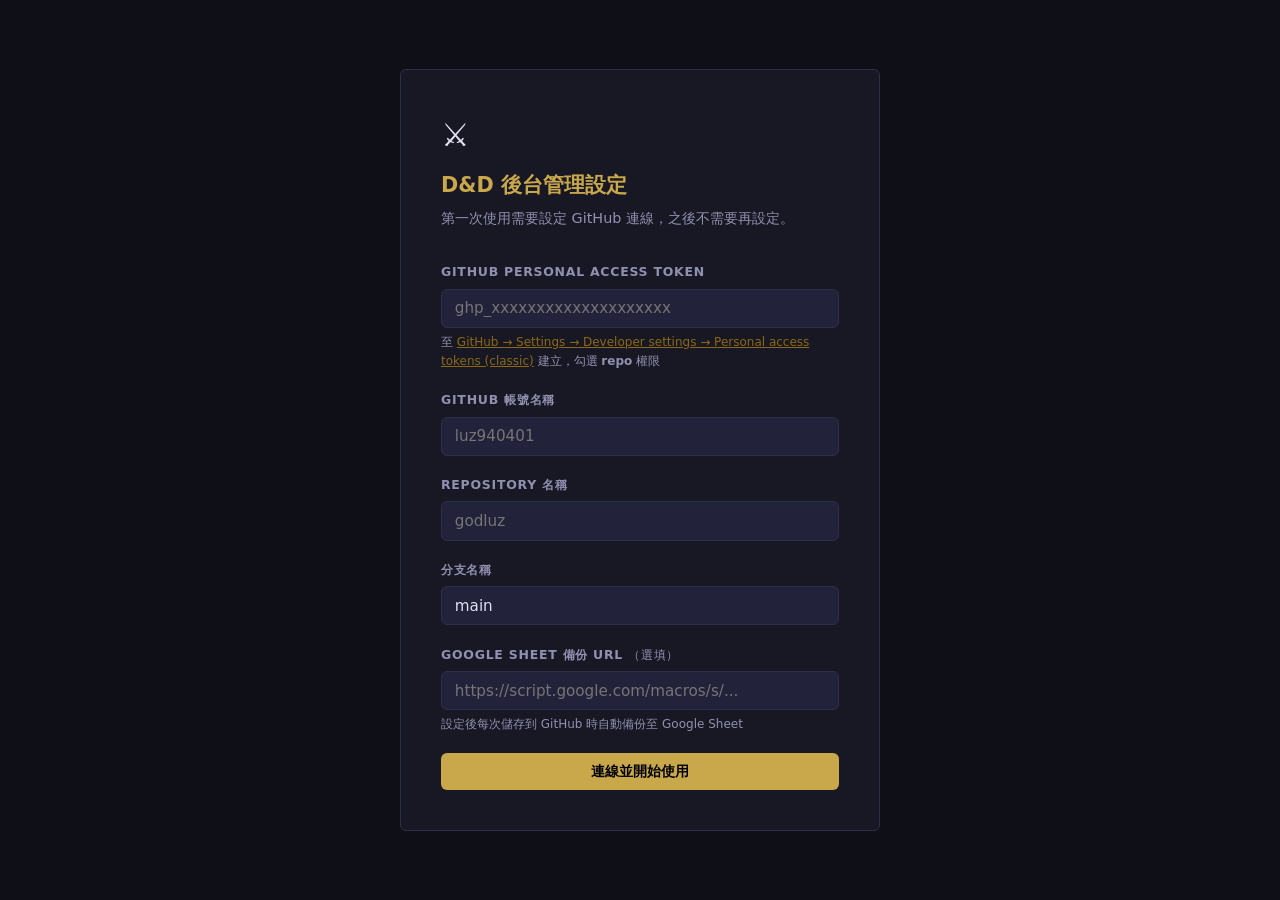
<file: admin.html>
<!DOCTYPE html>
<html lang="zh-TW">
<head>
  <meta charset="UTF-8">
  <meta name="viewport" content="width=device-width, initial-scale=1.0">
  <title>管理後台 — D&D 官方公告</title>
  <style>
    *,*::before,*::after{box-sizing:border-box;margin:0;padding:0}
    :root{--bg:#0f0f18;--sf:#181824;--sf2:#22223a;--bd:#2e2e4a;--gold:#c9a84c;--gdim:#8b6914;--red:#e05050;--green:#50c878;--warn:#f0a030;--tx:#e0e0f0;--muted:#9090b0;--r:6px}
    body{font-family:system-ui,-apple-system,sans-serif;background:var(--bg);color:var(--tx);min-height:100vh;font-size:15px;line-height:1.6}
    /* Setup */
    #setup{display:flex;align-items:center;justify-content:center;min-height:100vh;padding:2rem}
    .setup-box{background:var(--sf);border:1px solid var(--bd);border-radius:var(--r);padding:2.5rem;width:100%;max-width:480px}
    .setup-box h1{font-size:1.3rem;color:var(--gold);margin-bottom:.3rem}
    .setup-box>p{color:var(--muted);font-size:.9rem;margin-bottom:2rem}
    /* Form */
    .field{margin-bottom:1.2rem}
    .field label{display:block;font-size:.78rem;font-weight:700;color:var(--muted);text-transform:uppercase;letter-spacing:.06em;margin-bottom:.4rem}
    .field input,.field textarea,.field select{width:100%;background:var(--sf2);border:1px solid var(--bd);color:var(--tx);padding:.6rem .8rem;border-radius:var(--r);font-size:.95rem;font-family:inherit;outline:none;transition:border-color .2s}
    .field input:focus,.field textarea:focus,.field select:focus{border-color:var(--gdim)}
    .field textarea{min-height:85px;resize:vertical}
    .field small{display:block;margin-top:.3rem;font-size:.75rem;color:var(--muted)}
    .field small a{color:var(--gdim)}
    .chk{display:flex;align-items:center;gap:.5rem;cursor:pointer;font-size:.9rem}
    .chk input{width:auto}
    /* Buttons */
    .btn{display:inline-flex;align-items:center;gap:.4rem;padding:.55rem 1.2rem;border:none;border-radius:var(--r);font-size:.88rem;font-weight:600;cursor:pointer;transition:opacity .2s,transform .1s;font-family:inherit;white-space:nowrap}
    .btn:active{transform:scale(.97)}
    .btn:disabled{opacity:.4;cursor:not-allowed}
    .btn-primary{background:var(--gold);color:#000}
    .btn-primary:hover:not(:disabled){opacity:.85}
    .btn-outline{background:transparent;color:var(--tx);border:1px solid var(--bd)}
    .btn-outline:hover:not(:disabled){border-color:var(--gdim);color:var(--gold)}
    .btn-danger{background:transparent;color:var(--red);border:1px solid rgba(224,80,80,.3)}
    .btn-danger:hover:not(:disabled){background:rgba(224,80,80,.1)}
    .btn-sm{padding:.3rem .7rem;font-size:.78rem}
    .btn-full{width:100%;justify-content:center}
    /* Header */
    #main{min-height:100vh}
    .hdr{background:var(--sf);border-bottom:1px solid var(--bd);padding:0 1.5rem;display:flex;align-items:center;justify-content:space-between;height:58px;position:sticky;top:0;z-index:10}
    .hdr-l{display:flex;align-items:center;gap:.7rem}
    .hdr h1{font-size:1rem;font-weight:700;color:var(--gold)}
    .hdr-r{display:flex;align-items:center;gap:.6rem}
    #stat{font-size:.78rem;color:var(--muted);display:flex;align-items:center;gap:.4rem}
    #sdot{width:7px;height:7px;border-radius:50%;background:var(--green)}
    #sdot.loading{background:var(--warn);animation:pulse 1s infinite}
    #sdot.error{background:var(--red)}
    @keyframes pulse{0%,100%{opacity:1}50%{opacity:.3}}
    #btn-reset{background:none;border:none;color:var(--muted);font-size:.78rem;cursor:pointer;padding:.3rem;font-family:inherit}
    #btn-reset:hover{color:var(--red)}
    /* Tabs */
    .tabs{background:var(--sf);border-bottom:1px solid var(--bd);display:flex;padding:0 1.5rem;overflow-x:auto}
    .tab{background:none;border:none;border-bottom:2px solid transparent;padding:.9rem 1rem;color:var(--muted);font-size:.85rem;font-weight:600;cursor:pointer;font-family:inherit;transition:color .2s,border-color .2s;white-space:nowrap}
    .tab:hover{color:var(--tx)}
    .tab.active{color:var(--gold);border-bottom-color:var(--gold)}
    /* Content */
    .content{max-width:920px;margin:0 auto;padding:2rem 1.5rem}
    .panel{display:none}
    .panel.active{display:block}
    .ph{display:flex;align-items:center;justify-content:space-between;margin-bottom:1.5rem}
    .ph h2{font-size:1.1rem;font-weight:700}
    /* Items */
    .ilist{display:flex;flex-direction:column;gap:.6rem}
    .icard{background:var(--sf);border:1px solid var(--bd);border-radius:var(--r);padding:.9rem 1.1rem;display:flex;align-items:center;gap:.9rem}
    .ibody{flex:1;min-width:0}
    .ititle{font-weight:600;font-size:.92rem;display:flex;align-items:center;gap:.4rem;flex-wrap:wrap;margin-bottom:.15rem}
    .imeta{font-size:.78rem;color:var(--muted)}
    .iact{display:flex;gap:.4rem;flex-shrink:0}
    .badge{font-size:.65rem;padding:.12rem .45rem;border-radius:3px;font-weight:700}
    .b-major{background:rgba(224,80,80,.15);color:#e07070}
    .b-event{background:rgba(201,168,76,.15);color:var(--gold)}
    .b-gen{background:rgba(144,144,176,.12);color:var(--muted)}
    .b-pin{background:rgba(201,168,76,.2);color:var(--gold)}
    .thumb{width:46px;height:46px;border-radius:4px;background:var(--sf2);display:flex;align-items:center;justify-content:center;font-size:1.4rem;flex-shrink:0;overflow:hidden}
    .thumb img{width:100%;height:100%;object-fit:cover}
    /* Upload */
    .upzone{border:2px dashed var(--bd);border-radius:var(--r);padding:1.2rem;text-align:center;cursor:pointer;transition:border-color .2s}
    .upzone:hover{border-color:var(--gdim)}
    .upzone p{font-size:.85rem;color:var(--muted)}
    .upzone small{font-size:.75rem}
    #img-preview{margin-top:.6rem;max-height:160px;overflow:hidden;border-radius:4px;display:flex;justify-content:center}
    #img-preview img{max-height:160px;max-width:100%;object-fit:contain}
    .cur-img{font-size:.75rem;color:var(--muted);margin-top:.4rem}
    /* Rich Text Editor */
    .rte-wrap{border:1px solid var(--bd);border-radius:var(--r);overflow:hidden}
    .rte-toolbar{display:flex;gap:.2rem;padding:.4rem .5rem;background:var(--sf2);border-bottom:1px solid var(--bd)}
    .rte-toolbar button{background:var(--sf);border:1px solid var(--bd);color:var(--tx);border-radius:3px;padding:.2rem .55rem;font-size:.82rem;cursor:pointer;line-height:1.4;font-family:inherit}
    .rte-toolbar button:hover{border-color:var(--gdim);color:var(--gold)}
    .rte-body{min-height:200px;max-height:420px;overflow-y:auto;padding:.75rem 1rem;font-size:.88rem;color:var(--tx);outline:none;line-height:1.8;background:var(--sf)}
    .rte-body:focus{background:var(--sf2)}
    .rte-body h2{font-size:1.05rem;color:var(--gold);margin:1rem 0 .4rem;font-family:inherit}
    .rte-body h3{font-size:.95rem;color:var(--gdim);margin:.8rem 0 .3rem;font-family:inherit}
    .rte-body p{margin:.3rem 0}
    .rte-body b,.rte-body strong{color:#e8d5a3}
    /* Settings */
    .scard{background:var(--sf);border:1px solid var(--bd);border-radius:var(--r);padding:1.5rem}
    /* Modal */
    #mo{position:fixed;inset:0;background:rgba(0,0,0,.75);backdrop-filter:blur(4px);z-index:100;display:flex;align-items:flex-start;justify-content:center;padding:2rem 1rem;overflow-y:auto;opacity:0;pointer-events:none;transition:opacity .2s}
    #mo.open{opacity:1;pointer-events:all}
    .mbox{background:var(--sf);border:1px solid var(--bd);border-radius:8px;width:100%;max-width:520px;padding:1.75rem;transform:translateY(-10px);transition:transform .2s}
    #mo.open .mbox{transform:translateY(0)}
    .mhead{display:flex;align-items:center;justify-content:space-between;margin-bottom:1.4rem}
    .mhead h3{font-size:1rem;font-weight:700;color:var(--gold)}
    .mclose{background:none;border:none;color:var(--muted);font-size:1.2rem;cursor:pointer;line-height:1}
    .mfoot{display:flex;justify-content:flex-end;gap:.6rem;margin-top:1.4rem;padding-top:1.1rem;border-top:1px solid var(--bd)}
    /* Members sub-modal */
    #mo2{position:fixed;inset:0;background:rgba(0,0,0,.8);z-index:110;display:flex;align-items:flex-start;justify-content:center;padding:2rem 1rem;overflow-y:auto;opacity:0;pointer-events:none;transition:opacity .2s}
    #mo2.open{opacity:1;pointer-events:all}
    /* Relation editor */
    .rel-edit-row{display:flex;align-items:center;gap:.4rem;margin-bottom:.4rem}
    .rel-adj-btn{background:var(--sf2);border:1px solid var(--bd);color:var(--tx);width:26px;height:26px;border-radius:4px;cursor:pointer;font-size:.95rem;flex-shrink:0;line-height:1;display:flex;align-items:center;justify-content:center}
    .rel-adj-btn:hover{border-color:var(--gdim);color:var(--gold)}
    .rel-val-disp{min-width:60px;text-align:center;font-size:.95rem;flex-shrink:0}
    .rel-del-btn{background:none;border:none;color:var(--muted);cursor:pointer;font-size:.85rem;flex-shrink:0;padding:0 .2rem}
    .rel-del-btn:hover{color:var(--red)}
    /* Toast */
    #toast{position:fixed;bottom:1.5rem;left:50%;transform:translateX(-50%) translateY(14px);background:var(--sf2);border:1px solid var(--bd);color:var(--tx);padding:.6rem 1.3rem;border-radius:100px;font-size:.85rem;font-weight:600;opacity:0;pointer-events:none;transition:opacity .25s,transform .25s;z-index:200;white-space:nowrap}
    #toast.show{opacity:1;transform:translateX(-50%) translateY(0)}
    #toast.ok{color:var(--green);border-color:rgba(80,200,120,.35)}
    #toast.err{color:var(--red);border-color:rgba(224,80,80,.35)}
    hr{border:none;border-top:1px solid var(--bd);margin:1rem 0}
    .empty{text-align:center;padding:3rem 1rem;color:var(--muted)}
    .empty-icon{font-size:2.5rem;margin-bottom:.75rem}
    /* World view */
    .world-section{background:var(--sf);border:1px solid var(--bd);border-radius:var(--r);overflow:hidden;margin-bottom:.9rem}
    .world-section-head{padding:.75rem 1.1rem;background:var(--sf2);border-bottom:1px solid var(--bd);display:flex;align-items:center;gap:.6rem;flex-wrap:wrap}
    .world-section-title{flex:1;font-weight:700;font-size:.95rem;min-width:80px}
    .world-row-label{font-size:.68rem;text-transform:uppercase;letter-spacing:.1em;color:var(--muted);font-weight:700;margin-bottom:.45rem;margin-top:.1rem}
    .chr-chips{display:flex;flex-wrap:wrap;gap:.4rem;min-height:44px;border:2px dashed var(--bd);border-radius:4px;padding:.45rem .6rem;transition:border-color .2s,background .2s;align-items:center}
    .chr-chips.drag-over{border-color:var(--gold)!important;background:rgba(201,168,76,.07)}
    .chr-chip{display:inline-flex;align-items:center;gap:.3rem;padding:.22rem .55rem;background:var(--sf2);border:1px solid var(--bd);border-radius:4px;cursor:grab;font-size:.82rem;user-select:none;transition:border-color .2s,opacity .2s;white-space:nowrap}
    .chr-chip:hover{border-color:var(--gdim)}
    .chr-chip.dragging{opacity:.3;cursor:grabbing}
    .chip-edit{cursor:pointer;font-size:.68rem;color:var(--muted);padding:.05rem .22rem;border-radius:2px;border:1px solid transparent;margin-left:.15rem}
    .chip-edit:hover{color:var(--gold);border-color:var(--gdim)}
    .drop-hint{font-size:.75rem;color:var(--muted);font-style:italic;padding:.1rem .3rem}
    .org-mini-list{display:flex;flex-direction:column;gap:.35rem}
    .org-mini-card{display:flex;align-items:center;gap:.65rem;padding:.5rem .75rem;background:var(--sf2);border:1px solid var(--bd);border-radius:4px;transition:border-color .2s,background .2s}
    .org-mini-card.drag-over{border-color:var(--gold)!important;background:rgba(201,168,76,.1)}
    .org-mini-name{font-weight:600;font-size:.87rem;margin-bottom:.1rem}
    .org-mini-meta{font-size:.74rem;color:var(--muted)}
  </style>
</head>
<body>

<!-- Setup -->
<div id="setup">
  <div class="setup-box">
    <div style="font-size:2rem;margin-bottom:.5rem">⚔️</div>
    <h1>D&D 後台管理設定</h1>
    <p>第一次使用需要設定 GitHub 連線，之後不需要再設定。</p>
    <div class="field">
      <label>GitHub Personal Access Token</label>
      <input type="password" id="cfg-token" placeholder="ghp_xxxxxxxxxxxxxxxxxxxx" autocomplete="off">
      <small>至 <a href="https://github.com/settings/tokens/new?scopes=repo&description=DND+Admin" target="_blank">GitHub → Settings → Developer settings → Personal access tokens (classic)</a> 建立，勾選 <strong>repo</strong> 權限</small>
    </div>
    <div class="field"><label>GitHub 帳號名稱</label><input type="text" id="cfg-owner" placeholder="luz940401" autocomplete="off"></div>
    <div class="field"><label>Repository 名稱</label><input type="text" id="cfg-repo" placeholder="godluz" autocomplete="off"></div>
    <div class="field"><label>分支名稱</label><input type="text" id="cfg-branch" value="main" autocomplete="off"></div>
    <div class="field"><label>Google Sheet 備份 URL <span style="font-weight:400;color:var(--muted)">（選填）</span></label><input type="text" id="cfg-sheet" placeholder="https://script.google.com/macros/s/..." autocomplete="off"><small>設定後每次儲存到 GitHub 時自動備份至 Google Sheet</small></div>
    <button class="btn btn-primary btn-full" onclick="doSetup()">連線並開始使用</button>
  </div>
</div>

<!-- Main -->
<div id="main" style="display:none">
  <header class="hdr">
    <div class="hdr-l"><span>⚔️</span><h1>D&D 後台管理</h1></div>
    <div class="hdr-r">
      <div id="stat"><div id="sdot"></div><span id="stxt">就緒</span></div>
      <button class="btn btn-outline" onclick="loadData()">↓ 讀取</button>
      <button class="btn btn-primary" id="btn-save" onclick="saveData()">↑ 儲存到 GitHub</button>
      <button id="btn-reset" onclick="resetCfg()">⚙ 設定</button>
    </div>
  </header>
  <nav class="tabs">
    <button class="tab active" onclick="sw('ann',this)">📢 公告</button>
    <button class="tab" onclick="sw('map',this)">🗺️ 世界地圖</button>
    <button class="tab" onclick="sw('patch',this)">📋 改版資訊</button>
    <button class="tab" onclick="sw('chr',this)">⚔️ 人物</button>
    <button class="tab" onclick="sw('reg',this)">🏘️ 地區</button>
    <button class="tab" onclick="sw('world',this)">🌍 總覽</button>
    <button class="tab" onclick="sw('ord',this)">🏰 騎士團</button>
    <button class="tab" onclick="sw('clue',this)">🔍 線索</button>
    <button class="tab" onclick="sw('comp',this)">📖 世界知識</button>
    <button class="tab" onclick="sw('secorder',this)">🔢 區塊排序</button>
    <button class="tab" onclick="sw('report',this)">📰 世界報導</button>
    <button class="tab" onclick="sw('note',this)">📌 備註板</button>
    <button class="tab" onclick="sw('site',this)">⚙️ 網站設定</button>
  </nav>
  <div class="content">

    <!-- 公告 -->
    <div id="tab-ann" class="panel active">
      <div class="ph"><h2>公告管理</h2><button class="btn btn-primary" onclick="oAnn()">＋ 新增公告</button></div>
      <div id="ann-list" class="ilist"><div class="empty"><div class="empty-icon">📢</div><p>請先點「↓ 讀取」</p></div></div>
    </div>

    <!-- 世界地圖 -->
    <div id="tab-map" class="panel">
      <div class="ph"><h2>世界地圖</h2><button class="btn btn-primary" onclick="oMap()">＋ 新增地圖</button></div>
      <div id="map-list" class="ilist"><div class="empty"><div class="empty-icon">🗺️</div><p>請先點「↓ 讀取」</p></div></div>
    </div>

    <!-- 改版資訊 -->
    <div id="tab-patch" class="panel">
      <div class="ph"><h2>改版資訊</h2><button class="btn btn-primary" onclick="oPatch()">＋ 新增改版</button></div>
      <div id="patch-list" class="ilist"><div class="empty"><div class="empty-icon">📋</div><p>請先點「↓ 讀取」</p></div></div>
    </div>

    <!-- 人物 -->
    <div id="tab-chr" class="panel">
      <div class="ph"><h2>人物管理</h2><button class="btn btn-primary" onclick="oChr()">＋ 新增人物</button></div>
      <div style="background:var(--sf);border:1px solid var(--bd);border-radius:var(--r);padding:1.1rem 1.2rem;margin-bottom:1.2rem">
        <div style="font-size:.78rem;font-weight:700;color:var(--gold);letter-spacing:.12em;text-transform:uppercase;margin-bottom:.8rem">分類管理</div>
        <div id="chr-cats-list" style="display:flex;flex-wrap:wrap;gap:.4rem;margin-bottom:.75rem"></div>
        <div style="display:flex;gap:.5rem">
          <input id="new-chr-cat" class="field input" placeholder="輸入新分類名稱" style="background:var(--sf2);border:1px solid var(--bd);color:var(--tx);padding:.45rem .7rem;border-radius:var(--r);font-size:.88rem;font-family:inherit;flex:1">
          <button class="btn btn-outline btn-sm" onclick="addChrCat()">＋ 新增分類</button>
        </div>
      </div>
      <div id="chr-list" class="ilist"><div class="empty"><div class="empty-icon">⚔️</div><p>請先點「↓ 讀取」</p></div></div>
    </div>

    <!-- 地區 -->
    <div id="tab-reg" class="panel">
      <div class="ph"><h2>地區管理</h2><button class="btn btn-primary" onclick="oReg()">＋ 新增地區</button></div>
      <div id="reg-list" class="ilist"><div class="empty"><div class="empty-icon">🏘️</div><p>請先點「↓ 讀取」</p></div></div>
    </div>

    <!-- 世界總覽 -->
    <div id="tab-world" class="panel">
      <div class="ph"><h2>世界總覽</h2><button class="btn btn-primary" onclick="oReg()">＋ 新增地區</button></div>
      <p style="font-size:.8rem;color:var(--muted);margin-bottom:1.2rem">拖曳人物卡片到地區方塊，即可快速分配。點 ✏ 可編輯人物資料。</p>
      <div id="world-body"></div>
    </div>

    <!-- 騎士團 -->
    <div id="tab-ord" class="panel">
      <div class="ph"><h2>騎士團 / 組織管理</h2><button class="btn btn-primary" onclick="oOrd()">＋ 新增組織</button></div>
      <div id="ord-list" class="ilist"><div class="empty"><div class="empty-icon">🏰</div><p>請先點「↓ 讀取」</p></div></div>
    </div>

    <!-- 線索 -->
    <div id="tab-clue" class="panel">
      <div class="ph"><h2>線索清單</h2><button class="btn btn-primary" onclick="oClue()">＋ 新增線索</button></div>
      <div id="clue-list" class="ilist"><div class="empty"><div class="empty-icon">🔍</div><p>請先點「↓ 讀取」</p></div></div>
    </div>

    <!-- 世界知識 -->
    <div id="tab-comp" class="panel">
      <div class="ph"><h2>世界知識管理</h2><button class="btn btn-primary" onclick="oComp()">＋ 新增項目</button></div>
      <div style="background:var(--sf);border:1px solid var(--bd);border-radius:var(--r);padding:1.1rem 1.2rem;margin-bottom:1.2rem">
        <div style="font-size:.78rem;font-weight:700;color:var(--gold);letter-spacing:.12em;text-transform:uppercase;margin-bottom:.8rem">分類管理</div>
        <div id="comp-cats-list" style="display:flex;flex-wrap:wrap;gap:.4rem;margin-bottom:.75rem"></div>
        <div style="display:flex;gap:.5rem">
          <input id="new-comp-cat" class="field input" placeholder="輸入新分類名稱" style="background:var(--sf2);border:1px solid var(--bd);color:var(--tx);padding:.45rem .7rem;border-radius:var(--r);font-size:.88rem;font-family:inherit;flex:1">
          <button class="btn btn-outline btn-sm" onclick="addCompCat()">＋ 新增分類</button>
        </div>
      </div>
      <div id="comp-list" class="ilist"><div class="empty"><div class="empty-icon">📖</div><p>請先點「↓ 讀取」</p></div></div>
    </div>

    <!-- 世界報導 -->
    <div id="tab-report" class="panel">
      <div class="ph"><h2>世界報導</h2><button class="btn btn-primary" onclick="oReport()">＋ 新增報導</button></div>
      <div id="report-list" class="ilist"><div class="empty"><div class="empty-icon">📰</div><p>請先點「↓ 讀取」</p></div></div>
    </div>

    <!-- 備註板 -->
    <div id="tab-note" class="panel">
      <div class="ph"><h2>備註板</h2><button class="btn btn-primary" onclick="oNote()">＋ 新增備註</button></div>
      <div id="note-list" class="ilist"><div class="empty"><div class="empty-icon">📌</div><p>請先點「↓ 讀取」</p></div></div>
    </div>

    <!-- 區塊排序 -->
    <div id="tab-secorder" class="panel">
      <div class="ph"><h2>前台區塊排序</h2></div>
      <p style="font-size:.82rem;color:var(--muted);margin-bottom:1.2rem">用上下箭頭調整前台各區塊的顯示順序，完成後點「儲存排序到 GitHub」。</p>
      <div id="secorder-list" style="display:flex;flex-direction:column;gap:.5rem;max-width:480px"></div>
      <div style="margin-top:1.2rem">
        <button class="btn btn-primary" onclick="saveSecOrder()">↑ 儲存排序到 GitHub</button>
      </div>
    </div>

    <!-- 網站設定 -->
    <div id="tab-site" class="panel">
      <div class="ph"><h2>網站基本設定</h2></div>
      <div class="scard">
        <div class="field"><label>網站標題</label><input id="s-title"></div>
        <div class="field"><label>副標題</label><input id="s-subtitle"></div>
        <div class="field"><label>首頁描述</label><input id="s-desc"></div>
        <div class="field"><label>頁尾標語</label><input id="s-tagline"></div>
        <div class="field"><label>年份</label><input type="number" id="s-year"></div>
        <button class="btn btn-primary" onclick="saveSite()">套用設定</button>
        <hr>
        <div style="margin-top:1.2rem">
          <div style="font-size:.78rem;font-weight:700;color:var(--gold);letter-spacing:.12em;text-transform:uppercase;margin-bottom:1rem">Google Sheet 備份</div>
          <div class="field">
            <label>Web App URL</label>
            <input id="s-sheet-url" placeholder="https://script.google.com/macros/s/...">
            <small>儲存到 GitHub 時自動同步備份至此 Sheet</small>
          </div>
          <div style="display:flex;gap:.5rem;flex-wrap:wrap;margin-bottom:1.2rem">
            <button class="btn btn-outline" onclick="saveSheetUrl()">儲存 URL</button>
            <button class="btn btn-outline" onclick="backupToSheet()">立即備份</button>
            <button class="btn btn-outline" onclick="restoreFromSheet()">從 Sheet 還原</button>
          </div>
          <details>
            <summary style="cursor:pointer;font-size:.82rem;color:var(--muted);user-select:none">▶ 如何設定 Google Apps Script（點此展開）</summary>
            <div style="margin-top:.8rem;font-size:.8rem;color:var(--muted);line-height:1.8">
              <p>1. 開啟 Google 試算表，點選「擴充功能」→「Apps Script」</p>
              <p>2. 清除原有程式碼，貼入下方內容後儲存</p>
              <p>3. 點「部署」→「新增部署項目」→ 類型選「網頁應用程式」</p>
              <p>4. 執行身分：<strong>我</strong>，存取權：<strong>所有人</strong> → 部署</p>
              <p>5. 複製「網頁應用程式網址」貼到上方欄位</p>
              <textarea readonly onclick="this.select()" style="width:100%;margin-top:.8rem;background:var(--sf2);border:1px solid var(--bd);color:#a0c0a0;padding:.75rem;border-radius:4px;font-family:monospace;font-size:.72rem;line-height:1.6;min-height:380px;resize:vertical;cursor:text">const SHEET='DND備份';
const INV_SHEET='DND道具欄';
function doPost(e){
  try{
    const op=e.parameter&&e.parameter.op||'backup';
    const ss=SpreadsheetApp.getActiveSpreadsheet();
    if(op==='inventory'){
      let sh=ss.getSheetByName(INV_SHEET)||ss.insertSheet(INV_SHEET);
      sh.getRange('A1').setValue(e.postData.contents);
      sh.getRange('B1').setValue(new Date().toLocaleString('zh-TW'));
      return ContentService.createTextOutput('ok');
    }
    let sh=ss.getSheetByName(SHEET)||ss.insertSheet(SHEET);
    sh.clearContents();
    sh.getRange('A1').setValue('備份時間');
    sh.getRange('B1').setValue(new Date().toLocaleString('zh-TW'));
    sh.getRange('A2').setValue('資料JSON');
    sh.getRange('B2').setValue(e.postData.contents);
    return ContentService.createTextOutput('ok');
  }catch(err){
    return ContentService.createTextOutput('error:'+err.message);
  }
}
function doGet(e){
  try{
    const op=e.parameter&&e.parameter.op||'backup';
    const ss=SpreadsheetApp.getActiveSpreadsheet();
    if(op==='inventory'){
      const sh=ss.getSheetByName(INV_SHEET);
      if(!sh)return ContentService.createTextOutput('{"players":[]}').setMimeType(ContentService.MimeType.JSON);
      return ContentService.createTextOutput(sh.getRange('A1').getValue()||'{"players":[]}').setMimeType(ContentService.MimeType.JSON);
    }
    const sh=ss.getSheetByName(SHEET);
    if(!sh)return ContentService.createTextOutput('{}');
    return ContentService.createTextOutput(sh.getRange('B2').getValue()||'{}')
      .setMimeType(ContentService.MimeType.JSON);
  }catch(err){
    return ContentService.createTextOutput('{}');
  }
}</textarea>
            </div>
          </details>
        </div>
        <hr>
        <div style="margin-top:1.2rem">
          <div style="font-size:.78rem;font-weight:700;color:var(--gold);letter-spacing:.12em;text-transform:uppercase;margin-bottom:.6rem">圖片批量壓縮</div>
          <p style="font-size:.8rem;color:var(--muted);margin-bottom:.9rem">將 data.json 中所有已上傳的圖片縮到最長邊 1600px、JPEG 88% 品質，畫質肉眼無差，載入速度大幅提升。</p>
          <button class="btn btn-outline" onclick="batchCompress()" id="btn-batch-compress">⚡ 一鍵壓縮所有舊圖片</button>
          <div id="batch-compress-log" style="margin-top:.8rem;font-size:.8rem;color:var(--muted);line-height:1.8;display:none"></div>
        </div>
      </div>
    </div>

  </div>
</div>

<!-- Modal 1 (general) -->
<div id="mo" onclick="moOvClick(event)">
  <div class="mbox">
    <div class="mhead"><h3 id="mo-title"></h3><button class="mclose" onclick="cMo()">✕</button></div>
    <div id="mo-body"></div>
    <div class="mfoot">
      <button class="btn btn-outline" onclick="cMo()">取消</button>
      <button class="btn btn-primary" onclick="confMo()">儲存</button>
    </div>
  </div>
</div>

<!-- Modal 2 (members) -->
<div id="mo2" onclick="if(event.target.id==='mo2')cMo2()">
  <div class="mbox" style="max-width:600px">
    <div class="mhead"><h3 id="mo2-title"></h3><button class="mclose" onclick="cMo2()">✕</button></div>
    <div id="mo2-body"></div>
    <div class="mfoot"><button class="btn btn-outline" onclick="cMo2()">關閉</button></div>
  </div>
</div>

<div id="toast"></div>

<script>
// ── State ──
let D=null, sha=null, moCb=null, imgFile=null, mapFile=null, curOrdId=null;

// ── Config ──
const cfg=()=>JSON.parse(localStorage.getItem('dnd-cfg')||'null');
function doSetup(){
  const t=id('cfg-token').value.trim(), o=id('cfg-owner').value.trim(),
        r=id('cfg-repo').value.trim(), b=id('cfg-branch').value.trim()||'main',
        s=(id('cfg-sheet')||{}).value||'';
  if(!t||!o||!r){alert('請填寫所有欄位');return}
  localStorage.setItem('dnd-cfg',JSON.stringify({token:t,owner:o,repo:r,branch:b,sheetUrl:s.trim()}));
  id('setup').style.display='none'; id('main').style.display='block'; loadData();
}
function resetCfg(){if(!confirm('確定重設？'))return; localStorage.removeItem('dnd-cfg'); location.reload();}

// ── GitHub API ──
async function gh(path,opts={}){
  const c=cfg();
  return fetch(`https://api.github.com/repos/${c.owner}/${c.repo}/contents/${path}`,{
    ...opts, headers:{'Authorization':`Bearer ${c.token}`,'Accept':'application/vnd.github+json',...(opts.headers||{})}
  });
}
async function loadData(){
  setS('loading','讀取中...');
  try{
    const r=await gh('data.json');
    if(r.status===404){
      const bk=loadLocal();
      if(bk){D=bk;sha=null;setS('ok','本機備份');rAll();toast('GitHub 無資料，已還原本機備份','ok');}
      else{D=defD();sha=null;setS('ok','新檔案');rAll();}
      return;
    }
    if(!r.ok) throw new Error(`HTTP ${r.status}`);
    const f=await r.json(); sha=f.sha;
    D=JSON.parse(decodeURIComponent(escape(atob(f.content.replace(/\n/g,'')))));
    setS('ok','已載入'); rAll(); toast('資料已載入','ok');
  }catch(e){
    const bk=loadLocal();
    if(bk){D=bk;setS('ok','本機備份');rAll();toast('GitHub 失敗，已還原本機備份','ok');}
    else{setS('error','讀取失敗');toast('讀取失敗：'+e.message,'err');}
  }
}
async function saveData(){
  if(!D){toast('請先讀取','err');return}
  setS('loading','儲存中...'); id('btn-save').disabled=true;
  try{
    const c=cfg(), content=btoa(unescape(encodeURIComponent(JSON.stringify(D,null,2))));
    // 若 sha 不正確，先重新抓取最新 sha 再重試
    if(!sha){
      const chk=await gh('data.json');
      if(chk.ok){const f=await chk.json();sha=f.sha;}
    }
    const body={message:`更新內容 [${new Date().toLocaleString('zh-TW')}]`,content,branch:c.branch};
    if(sha) body.sha=sha;
    let r=await gh('data.json',{method:'PUT',headers:{'Content-Type':'application/json'},body:JSON.stringify(body)});
    if(r.status===409){
      // sha 衝突，重新取得最新 sha 再重試一次
      const chk=await gh('data.json');
      if(chk.ok){const f=await chk.json();sha=f.sha;}
      body.sha=sha;
      r=await gh('data.json',{method:'PUT',headers:{'Content-Type':'application/json'},body:JSON.stringify(body)});
    }
    if(!r.ok){const e=await r.json();throw new Error(e.message||`HTTP ${r.status}`);}
    const res=await r.json(); sha=res.content.sha;
    setS('ok','已儲存'); toast('✓ 已儲存，網站約 1 分鐘後更新','ok');
    backupToSheet();
  }catch(e){setS('error','儲存失敗');toast('儲存失敗：'+e.message,'err');}
  finally{id('btn-save').disabled=false;}
}
async function compressImg(file){
  const MAX=1600;
  return new Promise(res=>{
    const img=new Image(), url=URL.createObjectURL(file);
    img.onload=()=>{
      URL.revokeObjectURL(url);
      let w=img.naturalWidth, h=img.naturalHeight;
      if(w<=MAX && h<=MAX && file.size<400*1024){res(file);return;}
      if(w>MAX||h>MAX){
        if(w>=h){h=Math.round(h*MAX/w);w=MAX;}
        else{w=Math.round(w*MAX/h);h=MAX;}
      }
      const cv=document.createElement('canvas');
      cv.width=w; cv.height=h;
      cv.getContext('2d').drawImage(img,0,0,w,h);
      const mime=file.type==='image/png'?'image/png':'image/jpeg';
      cv.toBlob(blob=>res(blob), mime, mime==='image/jpeg'?0.88:undefined);
    };
    img.onerror=()=>{URL.revokeObjectURL(url);res(file);};
    img.src=url;
  });
}
async function batchCompress(){
  if(!D){toast('請先讀取資料','err');return;}
  if(!confirm('將壓縮 data.json 中所有圖片並覆蓋原檔，是否繼續？'))return;
  const btn=id('btn-batch-compress');
  const log=id('batch-compress-log');
  btn.disabled=true; log.style.display='block'; log.innerHTML='';
  const addLog=s=>{log.innerHTML+=s+'<br>';};

  // 收集所有圖片路徑
  const paths=new Set();
  const add=p=>{if(p&&typeof p==='string'&&p.startsWith('images/'))paths.add(p);};
  (D.characters||[]).forEach(c=>add(c.image));
  (D.knightOrders||[]).forEach(o=>{add(o.badge);(o.members||[]).forEach(m=>add(m.image));});
  (D.regions||[]).forEach(r=>add(r.image));
  (D.worldMaps||[]).forEach(m=>add(m.image));
  (D.compendium||[]).forEach(i=>add(i.image));
  (D.worldReports||[]).forEach(r=>add(r.image));
  (D.notes||[]).forEach(n=>add(n.image));
  (D.clues||[]).forEach(c=>add(c.image));

  const list=[...paths];
  if(!list.length){toast('沒有找到圖片','err');btn.disabled=false;return;}
  addLog(`找到 ${list.length} 張圖片，開始壓縮...`);

  let done=0, skipped=0, totalSaved=0;
  const c=cfg();
  for(const path of list){
    try{
      const apiUrl=`https://api.github.com/repos/${c.owner}/${c.repo}/contents/${path}?ref=${c.branch}`;
      const resp=await fetch(apiUrl,{headers:{'Authorization':`token ${c.token}`,'Accept':'application/vnd.github.v3+json'}});
      if(!resp.ok){addLog(`⚠ 略過 ${path}（讀取失敗）`);skipped++;continue;}
      const info=await resp.json();
      const originalSize=info.size;

      // base64 → Blob
      const b64=info.content.replace(/\n/g,'');
      const bytes=Uint8Array.from(atob(b64),ch=>ch.charCodeAt(0));
      const mime=path.endsWith('.png')?'image/png':'image/jpeg';
      const blob=new Blob([bytes],{type:mime});

      // 壓縮
      const compressed=await compressImg(blob);
      if(compressed===blob||compressed.size>=originalSize*0.92){
        addLog(`— 略過 ${path.split('/').pop()}（已夠小）`);skipped++;continue;
      }

      // 重新上傳
      const newB64=await new Promise(res=>{
        const rd=new FileReader();
        rd.onload=e=>res(e.target.result.split(',')[1]);
        rd.readAsDataURL(compressed);
      });
      const putResp=await fetch(`https://api.github.com/repos/${c.owner}/${c.repo}/contents/${path}`,{
        method:'PUT',
        headers:{'Authorization':`token ${c.token}`,'Content-Type':'application/json'},
        body:JSON.stringify({message:'壓縮圖片',content:newB64,sha:info.sha,branch:c.branch})
      });
      if(putResp.ok){
        const saved=originalSize-compressed.size;
        totalSaved+=saved;
        addLog(`✓ ${path.split('/').pop()} ${Math.round(originalSize/1024)}KB → ${Math.round(compressed.size/1024)}KB（省 ${Math.round(saved/1024)}KB）`);
        done++;
      } else {addLog(`✗ ${path.split('/').pop()}（上傳失敗）`);skipped++;}
    }catch(e){addLog(`✗ ${path}（錯誤：${e.message}）`);skipped++;}
  }
  addLog(`<strong>完成：${done} 張壓縮，${skipped} 張略過，共節省 ${Math.round(totalSaved/1024)} KB</strong>`);
  btn.disabled=false;
  setS('ok','壓縮完成');
}

async function upImg(file,folder='images'){
  const compressed=await compressImg(file);
  const ext=file.type==='image/png'?'png':'jpg';
  const path=`${folder}/${Date.now()}.${ext}`;
  return new Promise((res,rej)=>{
    const rd=new FileReader();
    rd.onload=async e=>{
      try{
        const r=await gh(path,{method:'PUT',headers:{'Content-Type':'application/json'},
          body:JSON.stringify({message:'上傳圖片',content:e.target.result.split(',')[1],branch:cfg().branch})});
        if(!r.ok) throw new Error('上傳失敗');
        res(path);
      }catch(err){rej(err);}
    };
    rd.readAsDataURL(compressed);
  });
}

// ── UI Helpers ──
function id(x){return document.getElementById(x)}
function setS(t,tx){id('sdot').className=t==='loading'?'loading':t==='error'?'error':''; id('stxt').textContent=tx;}
let toastT;
function toast(msg,t=''){const e=id('toast');e.textContent=msg;e.className='show '+t;clearTimeout(toastT);toastT=setTimeout(()=>e.className='',3500);}
function sw(tab,btn){
  document.querySelectorAll('.panel').forEach(p=>p.classList.remove('active'));
  document.querySelectorAll('.tab').forEach(b=>b.classList.remove('active'));
  id('tab-'+tab).classList.add('active'); btn.classList.add('active');
}
function x(s){return String(s).replace(/&/g,'&amp;').replace(/"/g,'&quot;').replace(/</g,'&lt;').replace(/>/g,'&gt;');}
function nextId(arr){return arr&&arr.length?Math.max(...arr.map(a=>a.id))+1:1;}
function prevImg(input,previewId){
  const f=input.files[0]; if(!f) return;
  if(previewId==='img-preview'||previewId==='mem-img-preview'||previewId==='reg-img-preview'||previewId==='ord-img-preview'||previewId==='report-img-preview'||previewId==='note-img-preview'||previewId==='comp-img-preview') imgFile=f;
  if(previewId==='map-prev') mapFile=f;
  const rd=new FileReader();
  rd.onload=e=>{const b=id(previewId);if(b)b.innerHTML=`<img src="${e.target.result}" style="max-width:100%;max-height:160px;object-fit:contain;border-radius:4px">`};
  rd.readAsDataURL(f);
}
function defD(){return{site:{title:'龍與地下城',subtitle:'官方公告網站',description:'冒險從這裡開始',tagline:'願骰子永遠站在你這邊',year:2026},worldMaps:[],patchNotes:[],announcements:[],regions:[],characterCategories:[],characters:[],knightOrders:[],clues:[],compendiumCategories:[],compendium:[],worldReports:[],notes:[],sectionOrder:['patchnotes','worldmap','worldreports','characters','clues','featured','compendium','inventory','notes']};}

// ── Google Sheet ──
function sheetUrl(){const c=cfg();return c&&c.sheetUrl||'';}
async function backupToSheet(){
  const url=sheetUrl();if(!url)return;
  try{await fetch(url,{method:'POST',mode:'no-cors',body:JSON.stringify(D)});
  toast('✓ 已備份至 Google Sheet','ok');}catch(e){console.warn('Sheet備份:',e);}
}
async function restoreFromSheet(){
  const url=sheetUrl();if(!url){toast('請先設定 Sheet URL','err');return;}
  if(!confirm('從 Google Sheet 還原？現有資料將被覆蓋。'))return;
  setS('loading','還原中...');
  try{
    const r=await fetch(url,{mode:'cors'});
    if(!r.ok)throw new Error('HTTP '+r.status);
    const data=await r.json();
    if(!data||typeof data!=='object')throw new Error('資料格式錯誤');
    D=data;setS('ok','已還原');rAll();toast('✓ 已從 Google Sheet 還原','ok');
  }catch(e){setS('error','失敗');toast('還原失敗：'+e.message,'err');}
}
function saveSheetUrl(){
  const url=(id('s-sheet-url')||{}).value||'';
  const c=cfg()||{};c.sheetUrl=url.trim();
  localStorage.setItem('dnd-cfg',JSON.stringify(c));
  if(!D.site)D.site={};
  D.site.sheetUrl=url.trim();
  saveData().then(()=>toast('Sheet URL 已儲存並寫入 data.json','ok')).catch(()=>toast('URL 已存本機，但寫入 GitHub 失敗','err'));
}

// ── Local Backup ──
function saveLocal(){try{if(D)localStorage.setItem('dnd-local-bk',JSON.stringify(D));}catch(e){}}
function loadLocal(){try{const s=localStorage.getItem('dnd-local-bk');return s?JSON.parse(s):null;}catch(e){return null;}}

// ── Render All ──
function rAll(){if(!D) return; rAnn();rMap();rPatch();rChrCat();rChr();rReg();rWorld();rOrd();rClue();rCompCat();rComp();rReport();rNote();rSite();rSecOrder();saveLocal();}

// ── Rich Text Editor ──
function rteClean(){
  document.execCommand('removeFormat');
  const el=id('f-idesc');if(!el)return;
  el.querySelectorAll('[style],[class],[lang]').forEach(n=>{n.removeAttribute('style');n.removeAttribute('class');n.removeAttribute('lang');});
  el.querySelectorAll('span').forEach(s=>{if(!s.attributes.length){const p=s.parentNode;while(s.firstChild)p.insertBefore(s.firstChild,s);p.removeChild(s);}});
}
document.addEventListener('paste',function(e){
  const t=e.target;if(!t||t.id!=='f-idesc')return;
  setTimeout(()=>{
    t.querySelectorAll('[style],[class],[lang]').forEach(n=>{n.removeAttribute('style');n.removeAttribute('class');n.removeAttribute('lang');});
    t.querySelectorAll('span').forEach(s=>{if(!s.attributes.length){const p=s.parentNode;while(s.firstChild)p.insertBefore(s.firstChild,s);p.removeChild(s);}});
  },30);
});

// ── Section Order ──
const SECTION_DEFS=[
  {id:'patchnotes', label:'改版資訊',   icon:'📋'},
  {id:'worldmap',   label:'世界地圖',   icon:'🗺️'},
  {id:'worldreports',label:'世界報導',  icon:'📰'},
  {id:'characters', label:'已解鎖地區', icon:'🏘️'},
  {id:'clues',      label:'線索清單',   icon:'🔍'},
  {id:'featured',   label:'重要人物',   icon:'⚔️'},
  {id:'compendium', label:'世界知識',   icon:'📖'},
  {id:'inventory',  label:'玩家道具欄', icon:'🎒'},
  {id:'notes',      label:'備註板',     icon:'📌'},
];
function rSecOrder(){
  const el=id('secorder-list');if(!el)return;
  const raw=D.sectionOrder||SECTION_DEFS.map(s=>s.id);
  const defs=raw.map(oid=>SECTION_DEFS.find(s=>s.id===oid)).filter(Boolean);
  SECTION_DEFS.forEach(s=>{if(!defs.find(d=>d.id===s.id))defs.push(s);});
  el.innerHTML=defs.map((s,i)=>`
    <div style="display:flex;align-items:center;gap:.75rem;background:var(--sf);border:1px solid var(--bd);border-radius:var(--r);padding:.65rem 1rem;">
      <span style="font-size:1.1rem;width:1.4rem;text-align:center">${s.icon}</span>
      <span style="flex:1;font-size:.9rem;color:var(--tx)">${s.label}</span>
      <div style="display:flex;gap:.3rem">
        <button class="btn btn-outline btn-sm" onclick="soMove('${s.id}',-1)" ${i===0?'disabled':''} style="padding:.25rem .6rem;font-size:.85rem">↑</button>
        <button class="btn btn-outline btn-sm" onclick="soMove('${s.id}',1)" ${i===defs.length-1?'disabled':''} style="padding:.25rem .6rem;font-size:.85rem">↓</button>
      </div>
    </div>`).join('');
}
function soMove(secId,dir){
  const order=[...(D.sectionOrder||SECTION_DEFS.map(s=>s.id))];
  const idx=order.indexOf(secId);if(idx===-1)return;
  const ni=idx+dir;if(ni<0||ni>=order.length)return;
  [order[idx],order[ni]]=[order[ni],order[idx]];
  D.sectionOrder=order;rSecOrder();
}
function saveSecOrder(){
  if(!D)return;
  saveData().then(()=>toast('✓ 排序已儲存','ok')).catch(()=>toast('儲存失敗','err'));
}

// ── Announcements ──
function rAnn(){
  const el=id('ann-list'), items=[...(D.announcements||[])].sort((a,b)=>{if(a.pinned!==b.pinned)return a.pinned?-1:1;return new Date(b.date)-new Date(a.date);});
  if(!items.length){el.innerHTML='<div class="empty"><div class="empty-icon">📢</div><p>尚無公告</p></div>';return}
  const bc=c=>c==='重大公告'?'b-major':c==='活動'?'b-event':'b-gen';
  el.innerHTML=items.map(a=>`<div class="icard"><div class="ibody"><div class="ititle">${a.pinned?'<span class="badge b-pin">置頂</span>':''}<span class="badge ${bc(a.category)}">${a.category}</span>${x(a.title)}</div><div class="imeta">${a.date}</div></div><div class="iact"><button class="btn btn-outline btn-sm" onclick="oAnn(${a.id})">編輯</button><button class="btn btn-danger btn-sm" onclick="dAnn(${a.id})">刪除</button></div></div>`).join('');
}
function annForm(a={}){
  const today=new Date().toISOString().split('T')[0];
  const sel=v=>(a.category||'一般')===v?'selected':'';
  return `<div class="field"><label>標題 *</label><input id="f-title" value="${x(a.title||'')}"></div>
  <div class="field"><label>分類</label><select id="f-cat"><option ${sel('重大公告')}>重大公告</option><option ${sel('活動')}>活動</option><option ${sel('一般')}>一般</option></select></div>
  <div class="field"><label>日期</label><input type="date" id="f-date" value="${a.date||today}"></div>
  <div class="field"><label>內容</label><textarea id="f-content">${x(a.content||'')}</textarea></div>
  <label class="chk"><input type="checkbox" id="f-pin" ${a.pinned?'checked':''}><span>置頂</span></label>`;
}
function oAnn(id_){const a=id_?D.announcements.find(x=>x.id===id_):{};openMo(id_?'編輯公告':'新增公告',annForm(a||{}),()=>{const t=id('f-title').value.trim();if(!t){toast('請填標題','err');return false}const nid=id_||nextId(D.announcements);const item={id:nid,title:t,category:id('f-cat').value,date:id('f-date').value,content:id('f-content').value.trim(),pinned:id('f-pin').checked};if(id_)D.announcements=D.announcements.map(x=>x.id===id_?item:x);else D.announcements=[...(D.announcements||[]),item];rAnn();});}
function dAnn(i){if(!confirm('刪除？'))return;D.announcements=D.announcements.filter(x=>x.id!==i);rAnn();toast('已刪除');}

// ── World Maps ──
function rMap(){
  const el=id('map-list'),items=D.worldMaps||[];
  if(!items.length){el.innerHTML='<div class="empty"><div class="empty-icon">🗺️</div><p>尚無地圖</p></div>';return}
  const c=cfg();
  el.innerHTML=items.map(m=>{const s=m.image?`https://raw.githubusercontent.com/${c.owner}/${c.repo}/main/${m.image}`:'';const th=s?`<div class="thumb"><img src="${s}" onerror="this.parentNode.innerHTML='🗺️'"></div>`:`<div class="thumb">🗺️</div>`;return `<div class="icard">${th}<div class="ibody"><div class="ititle">${x(m.name)}</div><div class="imeta">${x(m.caption||'')}</div></div><div class="iact"><button class="btn btn-outline btn-sm" onclick="oMap(${m.id})">編輯</button><button class="btn btn-danger btn-sm" onclick="dMap(${m.id})">刪除</button></div></div>`;}).join('');
}
function mapForm(m={}){
  return `<div class="field"><label>地圖名稱 *</label><input id="f-mname" value="${x(m.name||'')}"></div>
  <div class="field"><label>說明文字</label><input id="f-mcap" value="${x(m.caption||'')}"></div>
  <div class="field"><label>地圖圖片</label>
    <div class="upzone" onclick="document.getElementById('map-img-file').click()"><p>點此選擇圖片</p><small>建議使用寬圖</small><input type="file" id="map-img-file" accept="image/*" style="display:none" onchange="prevImg(this,'img-preview')"></div>
    ${m.image?`<p class="cur-img">目前：${m.image}</p>`:''}
    <div id="img-preview"></div>
  </div>`;
}
function oMap(id_){
  imgFile=null;const m=id_?(D.worldMaps||[]).find(x=>x.id===id_):{};
  openMo(id_?'編輯地圖':'新增地圖',mapForm(m||{}),async()=>{
    const name=id('f-mname').value.trim();if(!name){toast('請填名稱','err');return false}
    let image=(m||{}).image||'';
    if(imgFile){setS('loading','上傳中...');try{image=await upImg(imgFile,'images');}catch(e){toast('上傳失敗','err');setS('error','失敗');return false}finally{imgFile=null;}}
    const nid=id_||nextId(D.worldMaps||[]);
    const item={id:nid,name,caption:id('f-mcap').value.trim(),image};
    if(!D.worldMaps)D.worldMaps=[];
    if(id_)D.worldMaps=D.worldMaps.map(x=>x.id===id_?item:x);else D.worldMaps=[...D.worldMaps,item];
    rMap();imgFile=null;
  });
}
function dMap(i){if(!confirm('刪除？'))return;D.worldMaps=(D.worldMaps||[]).filter(x=>x.id!==i);rMap();toast('已刪除');}

// ── Regions ──
function rReg(){
  const el=id('reg-list'),items=D.regions||[];
  if(!items.length){el.innerHTML='<div class="empty"><div class="empty-icon">🏘️</div><p>尚無地區</p></div>';return}
  el.innerHTML=items.map(r=>{const c=cfg();const s=r.image?`https://raw.githubusercontent.com/${c.owner}/${c.repo}/main/${r.image}`:'';const th=s?`<div class="thumb" style="border-radius:50%;overflow:hidden"><img src="${s}" style="width:100%;height:100%;object-fit:cover"></div>`:`<div class="thumb" style="border-radius:50%;background:rgba(201,168,76,.15);font-weight:700;color:var(--gold)">${r.name.charAt(0)}</div>`;return`<div class="icard">${th}<div class="ibody"><div class="ititle">${x(r.name)}</div><div class="imeta">${(D.characters||[]).filter(c=>c.regionId===r.id).length} 名角色 · ${(D.knightOrders||[]).filter(o=>o.regionId===r.id).length} 個組織</div></div><div class="iact"><button class="btn btn-outline btn-sm" onclick="oReg(${r.id})">編輯</button><button class="btn btn-danger btn-sm" onclick="dReg(${r.id})">刪除</button></div></div>`;}).join('');
  rWorld();
}
function regForm(r={}){
  return `<div class="field"><label>地區名稱 *</label><input id="f-rname" value="${x(r.name||'')}"></div>
  <div class="field"><label>地區描述</label><textarea id="f-rdesc">${x(r.description||'')}</textarea></div>
  <div class="field"><label>地區圖片（同時作為橫幅與圓形圖示）</label>
    <div class="upzone" onclick="document.getElementById('reg-img-file').click()"><p>點此選擇圖片</p><input type="file" id="reg-img-file" accept="image/*" style="display:none" onchange="prevImg(this,'reg-img-preview')"></div>
    ${r.image?`<p class="cur-img">目前：${r.image}</p>`:''}
    <div id="reg-img-preview"></div>
  </div>`;
}
function oReg(id_){
  imgFile=null;const r=id_?(D.regions||[]).find(x=>x.id===id_):{};
  openMo(id_?'編輯地區':'新增地區',regForm(r||{}),async()=>{
    const name=id('f-rname').value.trim();if(!name){toast('請填名稱','err');return false}
    let image=(r||{}).image||'';
    if(imgFile){setS('loading','上傳中...');try{image=await upImg(imgFile,'images');}catch(e){toast('上傳失敗','err');setS('error','失敗');return false}finally{imgFile=null;}}
    const nid=id_||nextId(D.regions||[]);
    const item={id:nid,name,description:id('f-rdesc').value.trim(),image};
    if(!D.regions)D.regions=[];
    if(id_)D.regions=D.regions.map(x=>x.id===id_?item:x);else D.regions=[...D.regions,item];
    rReg();imgFile=null;
  });
}
function dReg(i){if(!confirm('刪除？'))return;D.regions=(D.regions||[]).filter(x=>x.id!==i);rReg();toast('已刪除');}

// ── Patch Notes ──
function rPatch(){
  const el=id('patch-list'), items=D.patchNotes||[];
  if(!items.length){el.innerHTML='<div class="empty"><div class="empty-icon">📋</div><p>尚無改版資訊</p></div>';return}
  el.innerHTML=items.map(n=>`<div class="icard"><div class="ibody"><div class="ititle"><span class="badge b-event">${x(n.version)}</span>${x(n.title)}</div><div class="imeta">${n.date}</div></div><div class="iact"><button class="btn btn-outline btn-sm" onclick="oPatch(${n.id})">編輯</button><button class="btn btn-danger btn-sm" onclick="dPatch(${n.id})">刪除</button></div></div>`).join('');
}
function patchForm(n={}){
  const today=new Date().toISOString().split('T')[0];
  return `<div class="field"><label>版本號 *</label><input id="f-ver" value="${x(n.version||'')}" placeholder="v1.0.0"></div>
  <div class="field"><label>日期</label><input type="date" id="f-date" value="${n.date||today}"></div>
  <div class="field"><label>標題 *</label><input id="f-title" value="${x(n.title||'')}"></div>
  <div class="field"><label>摘要（顯示在列表）</label><input id="f-summary" value="${x(n.summary||'')}"></div>
  <div class="field"><label>完整內容（可換行）</label><textarea id="f-content" style="min-height:160px">${x(n.content||'')}</textarea></div>`;
}
function oPatch(id_){const n=id_?D.patchNotes.find(x=>x.id===id_):{};openMo(id_?'編輯改版資訊':'新增改版資訊',patchForm(n||{}),()=>{const v=id('f-ver').value.trim(),t=id('f-title').value.trim();if(!v||!t){toast('請填版本號與標題','err');return false}const nid=id_||nextId(D.patchNotes);const item={id:nid,version:v,date:id('f-date').value,title:t,summary:id('f-summary').value.trim(),content:id('f-content').value.trim()};if(id_)D.patchNotes=D.patchNotes.map(x=>x.id===id_?item:x);else D.patchNotes=[...(D.patchNotes||[]),item];rPatch();});}
function dPatch(i){if(!confirm('刪除？'))return;D.patchNotes=D.patchNotes.filter(x=>x.id!==i);rPatch();toast('已刪除');}

// ── Character Categories ──
function rChrCat(){
  const el=id('chr-cats-list');if(!el)return;
  const cats=D.characterCategories||[];
  if(!cats.length){el.innerHTML='<span style="font-size:.8rem;color:var(--muted)">尚無分類，請新增</span>';return;}
  el.innerHTML=cats.map(c=>`<span style="display:inline-flex;align-items:center;gap:.3rem;background:var(--sf2);border:1px solid var(--bd);border-radius:100px;padding:.25rem .7rem;font-size:.82rem">
    ${x(c.name||c)}
    <button onclick="delChrCat(${c.id})" style="background:none;border:none;color:var(--muted);cursor:pointer;font-size:.8rem;line-height:1;padding:0" title="刪除">✕</button>
  </span>`).join('');
}
function addChrCat(){
  const inp=id('new-chr-cat');if(!inp)return;
  const name=inp.value.trim();if(!name){toast('請輸入分類名稱','err');return;}
  if(!D.characterCategories)D.characterCategories=[];
  if(D.characterCategories.some(c=>(c.name||c)===name)){toast('分類已存在','err');return;}
  const nid=D.characterCategories.length?Math.max(...D.characterCategories.map(c=>c.id||0))+1:1;
  D.characterCategories.push({id:nid,name});
  inp.value='';rChrCat();rChr();toast('分類已新增');
}
function delChrCat(cid){
  if(!confirm('刪除此分類？（人物不會被刪除）'))return;
  D.characterCategories=(D.characterCategories||[]).filter(c=>c.id!==cid);
  rChrCat();rChr();toast('分類已刪除');
}

// ── Characters ──
function rChr(){
  const el=id('chr-list'),items=D.characters||[];
  if(!items.length){el.innerHTML='<div class="empty"><div class="empty-icon">⚔️</div><p>尚無人物</p></div>';rChrCat();return}
  const c=cfg();
  const cats=(D.characterCategories||[]).map(c=>c.name||c);
  const allCatNames=cats.length?[...cats,...[...new Set(items.map(ch=>ch.category||'未分類'))].filter(c=>!cats.includes(c))]:['未分類'];
  const usedCats=[...new Set([...allCatNames,...items.map(ch=>ch.category||'未分類')])].filter(cat=>items.some(ch=>(ch.category||'未分類')===cat));
  function chrCard(ch){const s=ch.image?`https://raw.githubusercontent.com/${c.owner}/${c.repo}/main/${ch.image}`:'';const th=s?`<div class="thumb" style="border-radius:50%;overflow:hidden"><img src="${s}" style="width:100%;height:100%;object-fit:cover"></div>`:`<div class="thumb" style="border-radius:50%;background:rgba(201,168,76,.15);font-weight:700;color:var(--gold);font-size:1.1rem">${ch.name.charAt(0)}</div>`;const orgs=(D.knightOrders||[]).filter(o=>(o.members||[]).some(m=>m.name===ch.name)).map(o=>x(o.name)).join('、');return`<div class="icard">${th}<div class="ibody"><div class="ititle">${x(ch.name)}${ch.title?`<span class="badge b-gen">${x(ch.title)}</span>`:''}</div><div class="imeta">${[ch.class,ch.race].filter(Boolean).join(' · ')}${orgs?` · 🏰 ${orgs}`:''}</div></div><div class="iact"><button class="btn btn-outline btn-sm" onclick="oChr(${ch.id})">編輯</button><button class="btn btn-danger btn-sm" onclick="dChr(${ch.id})">刪除</button></div></div>`;}
  el.innerHTML=usedCats.map((cat,ci)=>{
    const its=items.filter(ch=>(ch.category||'未分類')===cat);
    return`<div style="margin-bottom:.75rem"><div style="display:flex;align-items:center;gap:.6rem;padding:.4rem .5rem;background:var(--sf2);border-radius:4px;cursor:pointer;user-select:none" onclick="this.nextElementSibling.style.display=this.nextElementSibling.style.display==='none'?'':'none'"><span style="font-size:.72rem;font-weight:700;letter-spacing:.12em;text-transform:uppercase;color:var(--gold)">${cat}</span><span style="font-size:.7rem;color:var(--muted);background:rgba(255,255,255,.06);padding:.05rem .35rem;border-radius:100px">${its.length}</span><span style="margin-left:auto;font-size:.7rem;color:var(--muted)">▾</span></div><div class="ilist" style="margin-top:.3rem">${its.map(ch=>chrCard(ch)).join('')}</div></div>`;
  }).join('');
  rChrCat();
}
function chrForm(c={}){
  const regs=D.regions||[];
  const regOpts=`<option value="">（無）</option>`+regs.map(r=>`<option value="${r.id}"${c.regionId===r.id?' selected':''}>${x(r.name)}</option>`).join('');
  const rels=(c.relations||[]).map((r,i)=>relRowHtml(i,r.target||'',r.affinity||0)).join('');
  const chrCats=(D.characterCategories||[]);
  const catOpts=`<option value="">（未分類）</option>`+chrCats.map(cat=>`<option value="${x(cat.name||cat)}"${(c.category||'')===(cat.name||cat)?' selected':''}>${x(cat.name||cat)}</option>`).join('');
  const orgs=D.knightOrders||[];
  const orgChecks=orgs.length?orgs.map(o=>{const isMem=(o.members||[]).some(m=>m.name===(c.name||'__NONE__'));return`<label style="display:inline-flex;align-items:center;gap:.35rem;font-size:.85rem;cursor:pointer;padding:.2rem .5rem;border:1px solid var(--bd);border-radius:4px;background:var(--sf2)"><input type="checkbox" class="f-chr-org-chk" value="${o.id}"${isMem?' checked':''}> ${x(o.name)}</label>`;}).join(''):'<span style="font-size:.8rem;color:var(--muted)">尚無組織</span>';
  return `<div class="field"><label>名字 *</label><input id="f-name" value="${x(c.name||'')}"></div>
  <div class="field"><label>分類</label><select id="f-ccat">${catOpts}</select></div>
  <div class="field"><label style="display:inline-flex;align-items:center;gap:.5rem;cursor:pointer"><input type="checkbox" id="f-featured"${c.featured?' checked':''}> 標記為重要人物（顯示於重要人物區塊）</label></div>
  <div class="field"><label>稱號</label><input id="f-ctitle" value="${x(c.title||'')}"></div>
  <div class="field"><label>職業</label><input id="f-class" value="${x(c.class||'')}"></div>
  <div class="field"><label>種族</label><input id="f-race" value="${x(c.race||'')}"></div>
  <div class="field"><label>所屬地區</label><select id="f-region">${regOpts}</select></div>
  <div class="field"><label>所屬組織（可多選）</label><div style="display:flex;flex-wrap:wrap;gap:.4rem">${orgChecks}</div><small>勾選後儲存，自動加入組織成員；取消勾選則移除</small></div>
  <div class="field"><label>簡介（顯示在卡片）</label><textarea id="f-summary">${x(c.summary||'')}</textarea></div>
  <div class="field"><label>詳細介紹（點開後顯示，可換行）</label><textarea id="f-desc" style="min-height:120px">${x(c.description||'')}</textarea></div>
  <div class="field"><label>人物圖片（圓形頭像）</label>
    <div class="upzone" onclick="document.getElementById('chr-img-file').click()"><p>點此選擇圖片</p><small>JPG、PNG、WebP</small><input type="file" id="chr-img-file" accept="image/*" style="display:none" onchange="prevImg(this,'img-preview')"></div>
    ${c.image?`<p class="cur-img">目前：${c.image}</p>`:''}
    <div id="img-preview"></div>
  </div>
  <div class="field">
    <label>好感度關係</label>
    <div id="f-relations">${rels}</div>
    <button type="button" class="btn btn-outline btn-sm" style="margin-top:.4rem" onclick="addRelRow()">＋ 新增關係</button>
    <small>正數 = 好感（❤），負數 = 厭惡（灰心），範圍 -10 ~ +10</small>
  </div>`;
}
function relRowHtml(i,target,affinity){
  return `<div class="rel-edit-row" data-ri="${i}">
    <input class="rel-target-in" placeholder="角色名稱" value="${x(target)}" style="flex:1;background:var(--sf2);border:1px solid var(--bd);color:var(--tx);padding:.45rem .6rem;border-radius:var(--r);font-size:.88rem;font-family:inherit">
    <button type="button" class="rel-adj-btn" onclick="adjRel(this,-1)">－</button>
    <span class="rel-val-disp">${relDisp(affinity)}</span>
    <input type="hidden" class="rel-val-in" value="${affinity}">
    <button type="button" class="rel-adj-btn" onclick="adjRel(this,1)">＋</button>
    <button type="button" class="rel-del-btn" onclick="this.closest('.rel-edit-row').remove()">✕</button>
  </div>`;
}
function relDisp(v){
  v=Math.max(-10,Math.min(10,parseInt(v)||0));
  if(v>0)return `<span style="color:#e86b8a">${'♥'.repeat(v)}</span>`;
  if(v<0)return `<span style="color:#6a6880">${'♥'.repeat(Math.abs(v))}</span>`;
  return `<span style="color:#6a6880">—</span>`;
}
function adjRel(btn,delta){
  const row=btn.closest('.rel-edit-row');
  const hin=row.querySelector('.rel-val-in');
  const disp=row.querySelector('.rel-val-disp');
  let v=Math.max(-10,Math.min(10,(parseInt(hin.value)||0)+delta));
  hin.value=v; disp.innerHTML=relDisp(v);
}
function addRelRow(){
  const c=document.getElementById('f-relations');
  const i=c.children.length;
  c.insertAdjacentHTML('beforeend',relRowHtml(i,'',0));
}
function oChr(id_){
  imgFile=null;
  const c=id_?D.characters.find(x=>x.id===id_):{};
  openMo(id_?'編輯人物':'新增人物',chrForm(c||{}),async()=>{
    const name=id('f-name').value.trim();if(!name){toast('請填名字','err');return false}
    let image=(c||{}).image||'';
    if(imgFile){setS('loading','上傳圖片...');try{image=await upImg(imgFile);}catch(e){toast('圖片上傳失敗','err');setS('error','失敗');return false}finally{imgFile=null;}}
    const nid=id_||nextId(D.characters);
    const regVal=id('f-region')&&id('f-region').value;const regionId=regVal?parseInt(regVal):null;
    const relations=[...document.querySelectorAll('#f-relations .rel-edit-row')].map(row=>({target:row.querySelector('.rel-target-in').value.trim(),affinity:parseInt(row.querySelector('.rel-val-in').value)||0})).filter(r=>r.target);
    const category=(id('f-ccat')||{}).value||'';
    const oldName=id_?(D.characters.find(x=>x.id===id_)||{}).name||'':'';
    const featured=!!(id('f-featured')&&id('f-featured').checked);
    const item={id:nid,name,category,featured,title:id('f-ctitle').value.trim(),class:id('f-class').value.trim(),race:id('f-race').value.trim(),regionId,summary:id('f-summary').value.trim(),description:id('f-desc').value.trim(),image,relations};
    if(id_)D.characters=D.characters.map(x=>x.id===id_?item:x);else D.characters=[...(D.characters||[]),item];
    // Sync org membership
    const checkedOrgIds=[...document.querySelectorAll('.f-chr-org-chk:checked')].map(el=>parseInt(el.value));
    (D.knightOrders||[]).forEach(org=>{
      const isChecked=checkedOrgIds.includes(org.id);
      if(!org.members)org.members=[];
      const existIdx=org.members.findIndex(m=>m.name===name||m.name===oldName);
      if(isChecked&&existIdx===-1){org.members.push({id:nextId(org.members),name,role:'',class:item.class,description:item.description,image,relations});}
      else if(isChecked&&existIdx!==-1){org.members[existIdx]={...org.members[existIdx],name,class:item.class,image,relations};}
      else if(!isChecked&&existIdx!==-1){org.members=org.members.filter((_,i)=>i!==existIdx);}
    });
    rChr();rOrd();imgFile=null;
  });
}
function dChr(i){if(!confirm('刪除？'))return;D.characters=D.characters.filter(x=>x.id!==i);rChr();toast('已刪除');}

// ── Knight Orders ──
function rOrd(){
  const el=id('ord-list'),items=[...(D.knightOrders||[])].sort((a,b)=>a.rank-b.rank);
  if(!items.length){el.innerHTML='<div class="empty"><div class="empty-icon">🏰</div><p>尚無組織</p></div>';return}
  const regs=D.regions||[];
  const c2=cfg();
  el.innerHTML=items.map(o=>{const reg=regs.find(r=>r.id===o.regionId);const s=o.badge?`https://raw.githubusercontent.com/${c2.owner}/${c2.repo}/main/${o.badge}`:'';const th=s?`<div class="thumb" style="border-radius:50%;overflow:hidden"><img src="${s}" style="width:100%;height:100%;object-fit:cover"></div>`:`<div class="thumb" style="border-radius:50%;background:rgba(201,168,76,.15);font-weight:700;color:var(--gold)">${o.name.charAt(0)}</div>`;return`<div class="icard">${th}<div class="ibody"><div class="ititle">${x(o.name)}${reg?`<span class="badge b-gen">${x(reg.name)}</span>`:''}</div><div class="imeta">創立 ${o.founding||'—'} · 成員 ${(o.members||[]).length} 人</div></div><div class="iact"><button class="btn btn-outline btn-sm" onclick="oOrd(${o.id})">編輯</button><button class="btn btn-outline btn-sm" onclick="openMembers(${o.id})">成員</button><button class="btn btn-danger btn-sm" onclick="dOrd(${o.id})">刪除</button></div></div>`;}).join('');
  rWorld();
}
function ordForm(o={},preRegionId,preParentId){
  const regs=D.regions||[];
  const selId=o.regionId||preRegionId||null;
  const regOpts=`<option value="">（無）</option>`+regs.map(r=>`<option value="${r.id}"${selId===r.id?' selected':''}>${x(r.name)}</option>`).join('');
  const allOrgs=(D.knightOrders||[]).filter(oo=>!o.id||oo.id!==o.id);
  const selPar=o.parentId||preParentId||null;
  const parOpts=`<option value="">（頂層，無上層組織）</option>`+allOrgs.map(oo=>`<option value="${oo.id}"${selPar===oo.id?' selected':''}>${x(oo.name)}</option>`).join('');
  return `<div class="field"><label>名稱 *</label><input id="f-oname" value="${x(o.name||'')}"></div>
  <div class="field"><label>所屬地區</label><select id="f-oregion">${regOpts}</select></div>
  <div class="field"><label>上層組織（選填）</label><select id="f-parent">${parOpts}</select><small>設定後此組織將成為所選組織的下屬</small></div>
  <div class="field"><label>排名（數字，1=最高）</label><input type="number" id="f-rank" value="${o.rank||1}" min="1"></div>
  <div class="field"><label>創立年份</label><input id="f-found" value="${x(o.founding||'')}" placeholder="格蘭曆 XXX 年"></div>
  <div class="field"><label>座右銘</label><input id="f-motto" value="${x(o.motto||'')}"></div>
  <div class="field"><label>描述（可換行）</label><textarea id="f-odesc">${x(o.description||'')}</textarea></div>
  <div class="field"><label>組織圖示（圓形顯示）</label>
    <div class="upzone" onclick="document.getElementById('ord-badge-file').click()"><p>點此上傳徽章</p><small>建議使用正方形圖片</small><input type="file" id="ord-badge-file" accept="image/*" style="display:none" onchange="prevImg(this,'ord-img-preview')"></div>
    ${o.badge?`<p class="cur-img">目前：${o.badge}</p>`:''}
    <div id="ord-img-preview"></div>
  </div>`;
}
function oOrd(id_,preRegionId,preParentId){
  imgFile=null;
  const o=id_?D.knightOrders.find(x=>x.id===id_):{};
  openMo(id_?'編輯組織':'新增組織',ordForm(o||{},preRegionId,preParentId),async()=>{
    const name=id('f-oname').value.trim();if(!name){toast('請填名稱','err');return false}
    let badge=(o||{}).badge||'';
    if(imgFile){setS('loading','上傳徽章...');try{badge=await upImg(imgFile,'images');}catch(e){toast('徽章上傳失敗','err');setS('error','失敗');return false}finally{imgFile=null;}}
    const nid=id_||nextId(D.knightOrders);
    const regVal=id('f-oregion')&&id('f-oregion').value;const regionId=regVal?parseInt(regVal):null;
    const parVal=id('f-parent')&&id('f-parent').value;const parentId=parVal?parseInt(parVal):null;
    const item={id:nid,rank:parseInt(id('f-rank').value)||1,name,regionId,parentId,founding:id('f-found').value.trim(),motto:id('f-motto').value.trim(),description:id('f-odesc').value.trim(),badge,members:(id_?(D.knightOrders.find(x=>x.id===id_)||{}).members:[])||[]};
    if(id_)D.knightOrders=D.knightOrders.map(x=>x.id===id_?item:x);else D.knightOrders=[...(D.knightOrders||[]),item];
    rOrd();imgFile=null;
  });
}
function dOrd(i){if(!confirm('刪除？'))return;D.knightOrders=D.knightOrders.filter(x=>x.id!==i);rOrd();toast('已刪除');}

// ── World Overview ──
let _dragChrId=null;
function orgTreeHtml(orgs,regionId,parentId,depth){
  const items=orgs.filter(o=>o.regionId===regionId&&(o.parentId||null)===(parentId||null));
  if(!items.length){
    if(depth===0)return`<div style="color:var(--muted);font-size:.82rem;padding:.35rem 0">尚無組織，點右上「＋ 組織」新增</div>`;
    return'';
  }
  const wrap=depth>0?`style="margin-left:1.1rem;padding-left:.8rem;border-left:2px solid rgba(201,168,76,.25);margin-top:.35rem"`:'' ;
  return`<div ${wrap}>${items.map(o=>{
    const children=orgTreeHtml(orgs,regionId,o.id,depth+1);
    const prefix=depth>0?'└ ':'';
    const cf=cfg();const bs=o.badge?`https://raw.githubusercontent.com/${cf.owner}/${cf.repo}/main/${o.badge}`:'';
    const bth=bs?`<div style="width:34px;height:34px;border-radius:50%;overflow:hidden;flex-shrink:0;border:1px solid rgba(201,168,76,.3)"><img src="${bs}" style="width:100%;height:100%;object-fit:cover"></div>`:`<div style="width:34px;height:34px;border-radius:50%;background:rgba(201,168,76,.15);display:flex;align-items:center;justify-content:center;font-weight:700;color:var(--gold);font-size:.85rem;flex-shrink:0">${o.name.charAt(0)}</div>`;
    return`<div class="org-mini-card" ondragover="event.preventDefault();this.classList.add('drag-over')" ondragleave="this.classList.remove('drag-over')" ondrop="dropChrToOrg(event,${o.id})">${bth}<div style="flex:1;min-width:0"><div class="org-mini-name">${prefix}${x(o.name)}</div><div class="org-mini-meta">${(o.members||[]).length} 名成員${o.motto?' · '+x(o.motto):''} <span style="color:var(--gdim);font-size:.68rem">（可拖曳人物加入）</span></div></div><div style="display:flex;gap:.3rem;flex-shrink:0;flex-wrap:wrap"><button class="btn btn-outline btn-sm" onclick="oOrd(${o.id})">編輯</button><button class="btn btn-outline btn-sm" onclick="openMembers(${o.id})">成員</button><button class="btn btn-outline btn-sm" onclick="oOrd(null,${regionId},${o.id})" title="新增子組織">＋子組</button><button class="btn btn-danger btn-sm" onclick="dOrd(${o.id})">刪除</button></div></div>${children}`;
  }).join('')}</div>`;
}
function rWorld(){
  const el=id('world-body');if(!el)return;
  if(!D){el.innerHTML='<div class="empty"><p>請先讀取資料</p></div>';return;}
  const regions=D.regions||[],chars=D.characters||[],orders=D.knightOrders||[];
  const chrByReg={};
  regions.forEach(r=>{chrByReg[r.id]=[];});
  const unassigned=[];
  chars.forEach(ch=>{if(ch.regionId&&chrByReg[ch.regionId])chrByReg[ch.regionId].push(ch);else unassigned.push(ch);});
  function chip(ch){return`<div class="chr-chip" draggable="true" ondragstart="dragStartChr(event,${ch.id})" ondragend="this.classList.remove('dragging')"><span>${ch.icon||'⚔️'}</span><span>${x(ch.name)}</span><span class="chip-edit" onclick="event.stopPropagation();oChr(${ch.id})" title="編輯">✏</span></div>`;}
  function zone(rid,items){return`<div class="chr-chips" ondragover="event.preventDefault();this.classList.add('drag-over')" ondragleave="this.classList.remove('drag-over')" ondrop="dropChr(event,${rid===null?'null':rid})">${items.map(ch=>chip(ch)).join('')}${!items.length?'<span class="drop-hint">拖曳人物至此</span>':''}</div>`;}
  let html=`<div class="world-section"><div class="world-section-head"><span>📦</span><span class="world-section-title">未分配人物</span><button class="btn btn-outline btn-sm" onclick="oChr()">＋ 新增人物</button></div><div style="padding:.8rem 1.1rem">${zone(null,unassigned)}</div></div>`;
  if(!regions.length){html+=`<div class="empty"><div class="empty-icon">🏘️</div><p>尚無地區，點上方「＋ 新增地區」開始建立</p></div>`;}
  regions.forEach(r=>{
    const rc=chrByReg[r.id]||[];
    const orgsHtml=orgTreeHtml(orders,r.id,null,0);
    html+=`<div class="world-section"><div class="world-section-head"><span>${r.icon||'🏘️'}</span><span class="world-section-title">${x(r.name)}</span>${r.description?`<span style="font-size:.78rem;color:var(--muted);flex:1;overflow:hidden;text-overflow:ellipsis;white-space:nowrap;max-width:180px">${x(r.description).substring(0,35)}…</span>`:''}<div style="display:flex;gap:.4rem;flex-shrink:0"><button class="btn btn-outline btn-sm" onclick="oReg(${r.id})">編輯</button><button class="btn btn-danger btn-sm" onclick="dReg(${r.id})">刪除</button><button class="btn btn-primary btn-sm" onclick="oOrd(null,${r.id})">＋ 組織</button></div></div><div style="padding:.85rem 1.1rem"><div class="world-row-label">人物（拖曳分配）</div>${zone(r.id,rc)}<div class="world-row-label" style="margin-top:1rem">組織架構</div><div class="org-mini-list">${orgsHtml}</div></div></div>`;
  });
  el.innerHTML=html;
}
function dragStartChr(event,charId){
  _dragChrId=charId;
  event.target.classList.add('dragging');
  event.dataTransfer.effectAllowed='move';
}
function dropChr(event,regionId){
  event.preventDefault();
  event.currentTarget.classList.remove('drag-over');
  if(_dragChrId===null)return;
  const rid=(regionId===null||regionId==='null')?null:parseInt(regionId);
  D.characters=(D.characters||[]).map(c=>c.id===_dragChrId?{...c,regionId:rid}:c);
  _dragChrId=null;
  rWorld();rChr();saveData();
}
function dropChrToOrg(event,orgId){
  event.preventDefault();event.stopPropagation();
  event.currentTarget.classList.remove('drag-over');
  if(_dragChrId===null)return;
  const org=D.knightOrders.find(o=>o.id===orgId);
  const chr=(D.characters||[]).find(c=>c.id===_dragChrId);
  if(!org||!chr){_dragChrId=null;return;}
  if(!org.members)org.members=[];
  if(org.members.some(m=>m.name===chr.name)){toast(`${chr.name} 已是成員`,'err');_dragChrId=null;return;}
  const nid=nextId(org.members);
  org.members.push({id:nid,name:chr.name,role:'',class:chr.class||'',description:chr.description||'',image:chr.image||'',relations:chr.relations||[]});
  _dragChrId=null;
  rWorld();rOrd();saveData();
  toast(`✓ ${chr.name} 已加入 ${org.name}`);
}

// ── Members ──
function openMembers(ordId){
  curOrdId=ordId;
  const o=D.knightOrders.find(x=>x.id===ordId);
  if(!o) return;
  id('mo2-title').textContent=`${o.name} — 成員管理`;
  rMembers(ordId);
  id('mo2').classList.add('open');
}
function cMo2(){id('mo2').classList.remove('open');curOrdId=null;}
function rMembers(ordId){
  const o=D.knightOrders.find(x=>x.id===ordId);
  if(!o) return;
  const members=o.members||[];
  const c=cfg();
  id('mo2-body').innerHTML=`
    <div style="margin-bottom:1rem"><button class="btn btn-primary btn-sm" onclick="oMem()">＋ 新增成員</button></div>
    <div class="ilist">${members.length?members.map(m=>{const s=m.image?`https://raw.githubusercontent.com/${c.owner}/${c.repo}/main/${m.image}`:'';const th=s?`<div class="thumb" style="width:36px;height:36px"><img src="${s}" onerror="this.parentNode.innerHTML='?'"></div>`:`<div class="thumb" style="width:36px;height:36px;font-size:1rem">${m.name.charAt(0)}</div>`;return `<div class="icard">${th}<div class="ibody"><div class="ititle">${x(m.name)}</div><div class="imeta">${[m.role,m.class].filter(Boolean).join(' · ')}</div></div><div class="iact"><button class="btn btn-outline btn-sm" onclick="oMem(${m.id})">編輯</button><button class="btn btn-danger btn-sm" onclick="dMem(${m.id})">刪除</button></div></div>`;}).join(''):'<div class="empty"><p>尚無成員</p></div>'}</div>`;
}
function memForm(m={}){
  const rels=(m.relations||[]).map((r,i)=>relRowHtml('m'+i,r.target||'',r.affinity||0)).join('');
  const regs=D.regions||[];
  const regOpts=`<option value="">（無）</option>`+regs.map(r=>`<option value="${r.id}"${m.regionId===r.id?' selected':''}>${x(r.name)}</option>`).join('');
  return `<div class="field"><label>姓名 *</label><input id="m-name" value="${x(m.name||'')}"></div>
  <div class="field"><label>稱號（自定義）</label><input id="m-title" value="${x(m.title||'')}"></div>
  <div class="field"><label>職稱（如：騎士長）</label><input id="m-role" value="${x(m.role||'')}"></div>
  <div class="field"><label>職業</label><input id="m-class" value="${x(m.class||'')}"></div>
  <div class="field"><label>所屬地區</label><select id="m-region">${regOpts}</select></div>
  <div class="field"><label>介紹</label><textarea id="m-desc">${x(m.description||'')}</textarea></div>
  <div class="field"><label>成員圖片</label>
    <div class="upzone" onclick="document.getElementById('mem-img-file').click()"><p>點此選擇圖片</p><input type="file" id="mem-img-file" accept="image/*" style="display:none" onchange="prevImg(this,'mem-img-preview')"></div>
    ${m.image?`<p class="cur-img">目前：${m.image}</p>`:''}
    <div id="mem-img-preview"></div>
  </div>
  <div class="field">
    <label>好感度關係</label>
    <div id="m-relations">${rels}</div>
    <button type="button" class="btn btn-outline btn-sm" style="margin-top:.4rem" onclick="addMemRelRow()">＋ 新增關係</button>
    <small>正數 = 好感（❤），負數 = 厭惡（灰心），範圍 -10 ~ +10</small>
  </div>`;
}
function addMemRelRow(){
  const c=document.getElementById('m-relations');
  const i='m'+c.children.length;
  c.insertAdjacentHTML('beforeend',relRowHtml(i,'',0));
}
function oMem(mid){
  if(curOrdId===null) return;
  imgFile=null;
  const o=D.knightOrders.find(x=>x.id===curOrdId);
  const m=mid?(o.members||[]).find(x=>x.id===mid):{};
  // Use a simple inline form in mo2-body
  id('mo2-body').innerHTML=`
    <div style="margin-bottom:1rem"><button class="btn btn-outline btn-sm" onclick="rMembers(${curOrdId})">← 返回列表</button></div>
    <div id="mem-form">${memForm(m||{})}</div>
    <div class="mfoot" style="padding-top:1rem;border-top:1px solid var(--bd)">
      <button class="btn btn-outline" onclick="rMembers(${curOrdId})">取消</button>
      <button class="btn btn-primary" onclick="saveMem(${curOrdId},${mid||'null'})">儲存成員</button>
    </div>`;
}
async function saveMem(ordId,mid){
  const name=id('m-name').value.trim();if(!name){toast('請填姓名','err');return}
  const o=D.knightOrders.find(x=>x.id===ordId);if(!o) return;
  let image=(mid?(o.members||[]).find(x=>x.id===mid):{})||{};image=image.image||'';
  if(imgFile){setS('loading','上傳圖片...');try{image=await upImg(imgFile);}catch(e){toast('上傳失敗','err');setS('error','失敗');return}finally{imgFile=null;}}
  const nid=mid||nextId(o.members);
  const relations=[...document.querySelectorAll('#m-relations .rel-edit-row')].map(row=>({target:row.querySelector('.rel-target-in').value.trim(),affinity:parseInt(row.querySelector('.rel-val-in').value)||0})).filter(r=>r.target);
  const mRegVal=(id('m-region')||{}).value;const mRegionId=mRegVal?parseInt(mRegVal):null;
  const item={id:nid,name,title:id('m-title').value.trim(),role:id('m-role').value.trim(),class:id('m-class').value.trim(),description:id('m-desc').value.trim(),image,regionId:mRegionId,relations};
  if(!o.members) o.members=[];
  if(mid) o.members=o.members.map(x=>x.id===mid?item:x);else o.members=[...o.members,item];
  toast('成員已儲存，記得點「↑ 儲存到 GitHub」');
  rMembers(ordId);imgFile=null;setS('ok','已修改');
}
function dMem(mid){
  if(!confirm('刪除成員？'))return;
  const o=D.knightOrders.find(x=>x.id===curOrdId);if(!o) return;
  o.members=(o.members||[]).filter(x=>x.id!==mid);
  rMembers(curOrdId);toast('已刪除');
}

// ── Clues ──
function rClue(){
  const el=id('clue-list'),items=D.clues||[];
  if(!items.length){el.innerHTML='<div class="empty"><div class="empty-icon">🔍</div><p>尚無線索</p></div>';return}
  const c=cfg();
  el.innerHTML=items.map(cl=>{const s=cl.image?`https://raw.githubusercontent.com/${c.owner}/${c.repo}/main/${cl.image}`:'';const th=s?`<div class="thumb"><img src="${s}" onerror="this.parentNode.innerHTML='🔍'"></div>`:`<div class="thumb">🔍</div>`;return `<div class="icard">${th}<div class="ibody"><div class="ititle">${x(cl.title)}</div><div class="imeta" style="display:-webkit-box;-webkit-line-clamp:1;-webkit-box-orient:vertical;overflow:hidden">${x(cl.description||'')}</div></div><div class="iact"><button class="btn btn-outline btn-sm" onclick="oClue(${cl.id})">編輯</button><button class="btn btn-danger btn-sm" onclick="dClue(${cl.id})">刪除</button></div></div>`;}).join('');
}
function clueForm(c={}){
  return `<div class="field"><label>標題 *</label><input id="f-ctitle" value="${x(c.title||'')}"></div>
  <div class="field"><label>描述</label><textarea id="f-cdesc">${x(c.description||'')}</textarea></div>
  <div class="field"><label>圖片</label>
    <div class="upzone" onclick="document.getElementById('clue-img-file').click()"><p>點此選擇圖片</p><input type="file" id="clue-img-file" accept="image/*" style="display:none" onchange="prevImg(this,'img-preview')"></div>
    ${c.image?`<p class="cur-img">目前：${c.image}</p>`:''}
    <div id="img-preview"></div>
  </div>`;
}
function oClue(id_){
  imgFile=null;
  const c=id_?D.clues.find(x=>x.id===id_):{};
  openMo(id_?'編輯線索':'新增線索',clueForm(c||{}),async()=>{
    const t=id('f-ctitle').value.trim();if(!t){toast('請填標題','err');return false}
    let image=(c||{}).image||'';
    if(imgFile){setS('loading','上傳...');try{image=await upImg(imgFile);}catch(e){toast('上傳失敗','err');setS('error','失敗');return false}finally{imgFile=null;}}
    const nid=id_||nextId(D.clues);
    const item={id:nid,title:t,description:id('f-cdesc').value.trim(),image};
    if(id_)D.clues=D.clues.map(x=>x.id===id_?item:x);else D.clues=[...(D.clues||[]),item];
    rClue();imgFile=null;
  });
}
function dClue(i){if(!confirm('刪除？'))return;D.clues=D.clues.filter(x=>x.id!==i);rClue();toast('已刪除');}

// ── Compendium Categories ──
function rCompCat(){
  const el=id('comp-cats-list');if(!el)return;
  const cats=D.compendiumCategories||[];
  if(!cats.length){el.innerHTML='<span style="font-size:.8rem;color:var(--muted)">尚無分類，請新增</span>';return;}
  el.innerHTML=cats.map((c,i)=>`<span style="display:inline-flex;align-items:center;gap:.3rem;background:var(--sf2);border:1px solid var(--bd);border-radius:100px;padding:.25rem .7rem;font-size:.82rem">
    ${x(c.name||c)}
    <button onclick="delCompCat(${c.id||i})" style="background:none;border:none;color:var(--muted);cursor:pointer;font-size:.8rem;line-height:1;padding:0" title="刪除">✕</button>
  </span>`).join('');
}
function addCompCat(){
  const inp=id('new-comp-cat');if(!inp)return;
  const name=inp.value.trim();if(!name){toast('請輸入分類名稱','err');return;}
  if(!D.compendiumCategories)D.compendiumCategories=[];
  if(D.compendiumCategories.some(c=>(c.name||c)===name)){toast('分類已存在','err');return;}
  const nid=D.compendiumCategories.length?Math.max(...D.compendiumCategories.map(c=>c.id||0))+1:1;
  D.compendiumCategories.push({id:nid,name});
  inp.value='';rCompCat();rComp();toast('分類已新增');
}
function delCompCat(cid){
  if(!confirm('刪除此分類？（項目不會被刪除，但分類欄位會變空）'))return;
  const cats=D.compendiumCategories||[];
  const cat=cats.find(c=>c.id===cid);
  const catName=cat?(cat.name||cat):'';
  D.compendiumCategories=cats.filter(c=>c.id!==cid);
  rCompCat();rComp();toast('分類已刪除');
}

// ── Compendium ──
function rComp(){
  const el=id('comp-list'),items=D.compendium||[];
  if(!items.length){el.innerHTML='<div class="empty"><div class="empty-icon">📖</div><p>尚無世界知識項目</p></div>';return}
  const c=cfg();
  el.innerHTML=items.map(i=>{const s=i.image?`https://raw.githubusercontent.com/${c.owner}/${c.repo}/main/${i.image}`:'';const th=s?`<div class="thumb" style="background:#000;border:1px solid var(--bd)"><img src="${s}" onerror="this.parentNode.innerHTML='▪'" style="width:100%;height:100%;object-fit:cover"></div>`:`<div class="thumb" style="background:#000;border:1px solid var(--bd);color:#333;font-size:1.6rem;align-items:center;justify-content:center;display:flex">▪</div>`;return `<div class="icard">${th}<div class="ibody"><div class="ititle">${x(i.name)}</div><div class="imeta">${i.category?x(i.category):'未分類'}</div></div><div class="iact"><button class="btn btn-outline btn-sm" onclick="oComp(${i.id})">編輯</button><button class="btn btn-danger btn-sm" onclick="dComp(${i.id})">刪除</button></div></div>`;}).join('');
}
function compForm(i={}){
  const cats=(D.compendiumCategories||[]);
  const catOpts=`<option value="">（未分類）</option>`+cats.map(c=>`<option value="${x(c.name||c)}"${(i.category||'')===(c.name||c)?' selected':''}>${x(c.name||c)}</option>`).join('');
  return `<div class="field"><label>名稱 *</label><input id="f-iname" value="${x(i.name||'')}"></div>
  <div class="field"><label>分類</label><select id="f-icat">${catOpts}</select><small>在上方「分類管理」先建立分類，才會出現在此選單</small></div>
  <div class="field">
    <label>說明內容（選填）<small style="margin-left:.4rem;color:var(--muted)">可從 Word 直接貼上，保留粗體與標題</small></label>
    <div class="rte-wrap">
      <div class="rte-toolbar">
        <button type="button" onmousedown="event.preventDefault();document.execCommand('bold')" title="粗體"><b>B</b></button>
        <button type="button" onmousedown="event.preventDefault();document.execCommand('italic')" title="斜體"><i>I</i></button>
        <button type="button" onmousedown="event.preventDefault();document.execCommand('formatBlock',false,'h2')" title="大標題">H2</button>
        <button type="button" onmousedown="event.preventDefault();document.execCommand('formatBlock',false,'h3')" title="小標題">H3</button>
        <button type="button" onmousedown="event.preventDefault();document.execCommand('formatBlock',false,'p')" title="正文段落">¶</button>
        <button type="button" onmousedown="event.preventDefault();rteClean()" title="清除所有格式">✕</button>
      </div>
      <div id="f-idesc" class="rte-body" contenteditable="true">${i.description||''}</div>
    </div>
  </div>
  <div class="field"><label>圖片（選填，未上傳則顯示黑格）</label>
    <div class="upzone" onclick="document.getElementById('comp-img-file').click()"><p>點此選擇圖片</p><small>不上傳則顯示純黑格子</small><input type="file" id="comp-img-file" accept="image/*" style="display:none" onchange="prevImg(this,'comp-img-preview')"></div>
    ${i.image?`<p class="cur-img">目前：${i.image}</p>`:''}
    <div id="comp-img-preview"></div>
  </div>`;
}
function oComp(id_){
  imgFile=null;const i=id_?(D.compendium||[]).find(x=>x.id===id_):{};
  openMo(id_?'編輯世界知識':'新增世界知識',compForm(i||{}),async()=>{
    const name=id('f-iname').value.trim();if(!name){toast('請填名稱','err');return false}
    let image=(i||{}).image||'';
    if(imgFile){setS('loading','上傳中...');try{image=await upImg(imgFile,'images');}catch(e){toast('上傳失敗','err');setS('error','失敗');return false}finally{imgFile=null;}}
    const nid=id_||nextId(D.compendium||[]);
    const item={id:nid,name,category:id('f-icat').value.trim()||'未分類',description:(id('f-idesc').innerHTML||'').trim(),image};
    if(!D.compendium)D.compendium=[];
    if(id_)D.compendium=D.compendium.map(x=>x.id===id_?item:x);else D.compendium=[...D.compendium,item];
    rComp();imgFile=null;
  });
}
function dComp(i){if(!confirm('刪除？'))return;D.compendium=(D.compendium||[]).filter(x=>x.id!==i);rComp();toast('已刪除');}

// ── World Reports ──
function rReport(){
  const el=id('report-list'),items=D.worldReports||[];
  if(!items.length){el.innerHTML='<div class="empty"><div class="empty-icon">📰</div><p>尚無報導</p></div>';return}
  const c=cfg();
  el.innerHTML=items.map(r=>{const s=r.image?`https://raw.githubusercontent.com/${c.owner}/${c.repo}/main/${r.image}`:'';const th=s?`<div class="thumb"><img src="${s}" onerror="this.parentNode.innerHTML='📰'"></div>`:`<div class="thumb">📰</div>`;return `<div class="icard">${th}<div class="ibody"><div class="ititle">${x(r.title)}</div><div class="imeta">${r.date||''} ${r.subtitle?'· '+x(r.subtitle):''}</div></div><div class="iact"><button class="btn btn-outline btn-sm" onclick="oReport(${r.id})">編輯</button><button class="btn btn-danger btn-sm" onclick="dReport(${r.id})">刪除</button></div></div>`;}).join('');
}
function reportForm(r={}){
  const today=new Date().toISOString().split('T')[0];
  return `<div class="field"><label>主標題 *</label><input id="f-rtitle" value="${x(r.title||'')}"></div>
  <div class="field"><label>副標題</label><input id="f-rsubtitle" value="${x(r.subtitle||'')}"></div>
  <div class="field"><label>日期</label><input type="date" id="f-rdate" value="${r.date||today}"></div>
  <div class="field"><label>內文（可換行）</label><textarea id="f-rcontent" style="min-height:160px">${x(r.content||'')}</textarea></div>
  <div class="field"><label>圖片</label>
    <div class="upzone" onclick="document.getElementById('report-img-file').click()"><p>點此選擇圖片</p><input type="file" id="report-img-file" accept="image/*" style="display:none" onchange="prevImg(this,'report-img-preview')"></div>
    ${r.image?`<p class="cur-img">目前：${r.image}</p>`:''}
    <div id="report-img-preview"></div>
  </div>`;
}
function oReport(id_){
  imgFile=null;const r=id_?(D.worldReports||[]).find(x=>x.id===id_):{};
  openMo(id_?'編輯報導':'新增報導',reportForm(r||{}),async()=>{
    const t=id('f-rtitle').value.trim();if(!t){toast('請填主標題','err');return false}
    let image=(r||{}).image||'';
    if(imgFile){setS('loading','上傳中...');try{image=await upImg(imgFile,'images');}catch(e){toast('上傳失敗','err');setS('error','失敗');return false}finally{imgFile=null;}}
    const nid=id_||nextId(D.worldReports||[]);
    const item={id:nid,title:t,subtitle:id('f-rsubtitle').value.trim(),date:id('f-rdate').value,content:id('f-rcontent').value.trim(),image};
    if(!D.worldReports)D.worldReports=[];
    if(id_)D.worldReports=D.worldReports.map(x=>x.id===id_?item:x);else D.worldReports=[...D.worldReports,item];
    rReport();imgFile=null;
  });
}
function dReport(i){if(!confirm('刪除？'))return;D.worldReports=(D.worldReports||[]).filter(x=>x.id!==i);rReport();toast('已刪除');}

// ── Notes ──
function rNote(){
  const el=id('note-list'),items=D.notes||[];
  if(!items.length){el.innerHTML='<div class="empty"><div class="empty-icon">📌</div><p>尚無備註</p></div>';return}
  const c=cfg();
  el.innerHTML=items.map(n=>{const s=n.image?`https://raw.githubusercontent.com/${c.owner}/${c.repo}/main/${n.image}`:'';const th=s?`<div class="thumb"><img src="${s}" onerror="this.parentNode.innerHTML='📌'"></div>`:`<div class="thumb">📌</div>`;return `<div class="icard">${th}<div class="ibody"><div class="ititle">${x(n.title)}</div><div class="imeta" style="display:-webkit-box;-webkit-line-clamp:1;-webkit-box-orient:vertical;overflow:hidden">${x(n.content||'')}</div></div><div class="iact"><button class="btn btn-outline btn-sm" onclick="oNote(${n.id})">編輯</button><button class="btn btn-danger btn-sm" onclick="dNote(${n.id})">刪除</button></div></div>`;}).join('');
}
function noteForm(n={}){
  return `<div class="field"><label>標題 *</label><input id="f-ntitle" value="${x(n.title||'')}"></div>
  <div class="field"><label>備註內容（可換行）</label><textarea id="f-ncontent" style="min-height:160px">${x(n.content||'')}</textarea></div>
  <div class="field"><label>圖片（選填）</label>
    <div class="upzone" onclick="document.getElementById('note-img-file').click()"><p>點此選擇圖片</p><input type="file" id="note-img-file" accept="image/*" style="display:none" onchange="prevImg(this,'note-img-preview')"></div>
    ${n.image?`<p class="cur-img">目前：${n.image}</p>`:''}
    <div id="note-img-preview"></div>
  </div>`;
}
function oNote(id_){
  imgFile=null;const n=id_?(D.notes||[]).find(x=>x.id===id_):{};
  openMo(id_?'編輯備註':'新增備註',noteForm(n||{}),async()=>{
    const t=id('f-ntitle').value.trim();if(!t){toast('請填標題','err');return false}
    let image=(n||{}).image||'';
    if(imgFile){setS('loading','上傳中...');try{image=await upImg(imgFile,'images');}catch(e){toast('上傳失敗','err');setS('error','失敗');return false}finally{imgFile=null;}}
    const nid=id_||nextId(D.notes||[]);
    const item={id:nid,title:t,content:id('f-ncontent').value.trim(),image};
    if(!D.notes)D.notes=[];
    if(id_)D.notes=D.notes.map(x=>x.id===id_?item:x);else D.notes=[...D.notes,item];
    rNote();imgFile=null;
  });
}
function dNote(i){if(!confirm('刪除？'))return;D.notes=(D.notes||[]).filter(x=>x.id!==i);rNote();toast('已刪除');}

// ── Site Settings ──
function rSite(){
  const s=D.site||{};['title','subtitle','desc','tagline','year'].forEach(k=>{const el=id('s-'+k);if(el)el.value=s[k==='desc'?'description':k]??'';});
  const su=id('s-sheet-url');if(su)su.value=sheetUrl();
  try{const fb=JSON.parse(localStorage.getItem('dnd-firebase')||'{}');
    if(id('s-fb-url'))id('s-fb-url').value=fb.databaseURL||'';
    if(id('s-fb-key'))id('s-fb-key').value=fb.apiKey||'';
    if(id('s-fb-proj'))id('s-fb-proj').value=fb.projectId||'';
  }catch(e){}
}
function saveSite(){if(!D) return;D.site={title:id('s-title').value,subtitle:id('s-subtitle').value,description:id('s-desc').value,tagline:id('s-tagline').value,year:parseInt(id('s-year').value)||new Date().getFullYear()};toast('設定已套用');}
function saveFbCfg(){
  const url=(id('s-fb-url')||{}).value?.trim();
  const key=(id('s-fb-key')||{}).value?.trim();
  const proj=(id('s-fb-proj')||{}).value?.trim();
  if(!url||!key||!proj){toast('請填寫所有 Firebase 欄位','err');return;}
  localStorage.setItem('dnd-firebase',JSON.stringify({databaseURL:url,apiKey:key,projectId:proj,appId:'dnd-'+proj}));
  toast('✓ Firebase 設定已儲存，請重新整理前台頁面即可同步','ok');
}
function clearFbCfg(){
  if(!confirm('清除 Firebase 設定並改回本機模式？'))return;
  localStorage.removeItem('dnd-firebase');
  if(id('s-fb-url'))id('s-fb-url').value='';
  if(id('s-fb-key'))id('s-fb-key').value='';
  if(id('s-fb-proj'))id('s-fb-proj').value='';
  toast('已清除，道具欄改回本機模式');
}

// ── Modal ──
function openMo(title,body,cb){id('mo-title').textContent=title;id('mo-body').innerHTML=body;id('mo').classList.add('open');moCb=cb;}
async function confMo(){if(!moCb) return;const r=await moCb();if(r===false) return;cMo();saveData();}
function cMo(){id('mo').classList.remove('open');moCb=null;imgFile=null;}
function moOvClick(e){if(e.target.id==='mo') cMo();}

// ── Init ──
if(cfg()){id('setup').style.display='none';id('main').style.display='block';loadData();}
</script>
</body>
</html>
</file>
